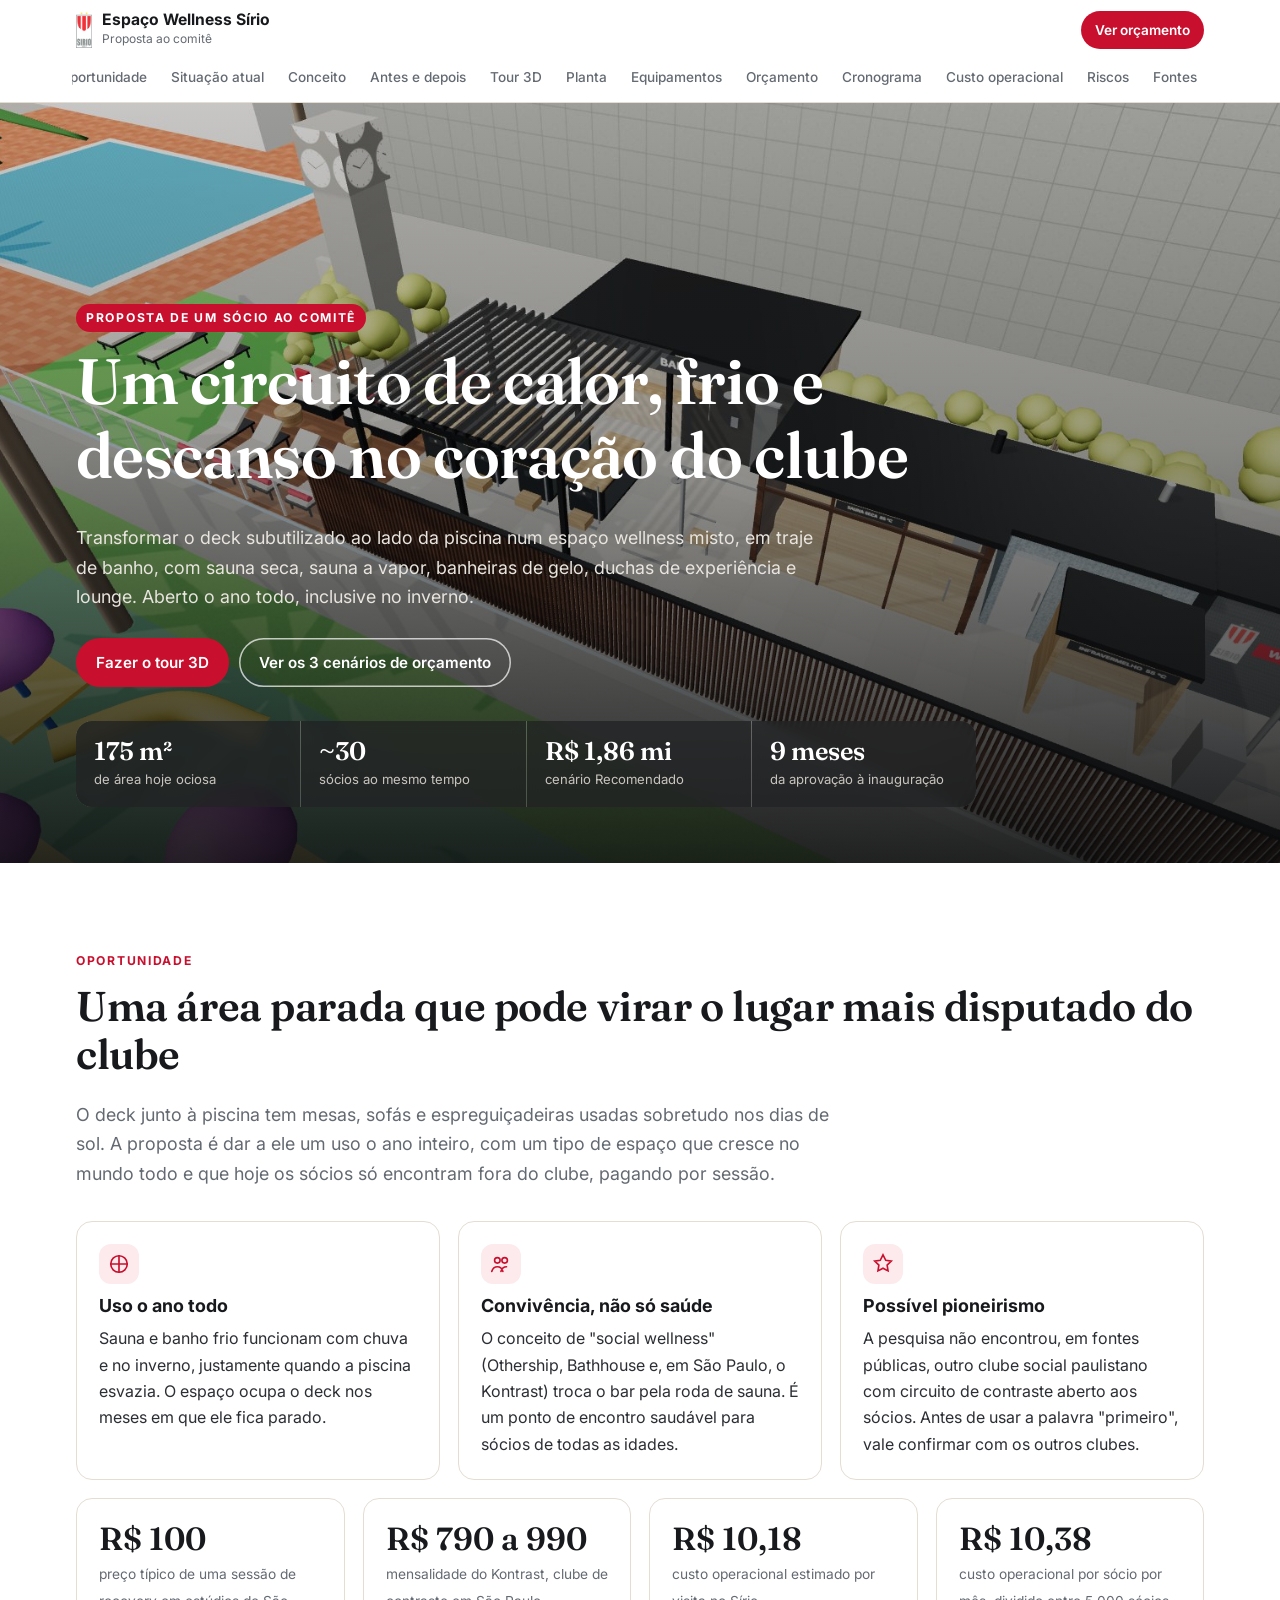
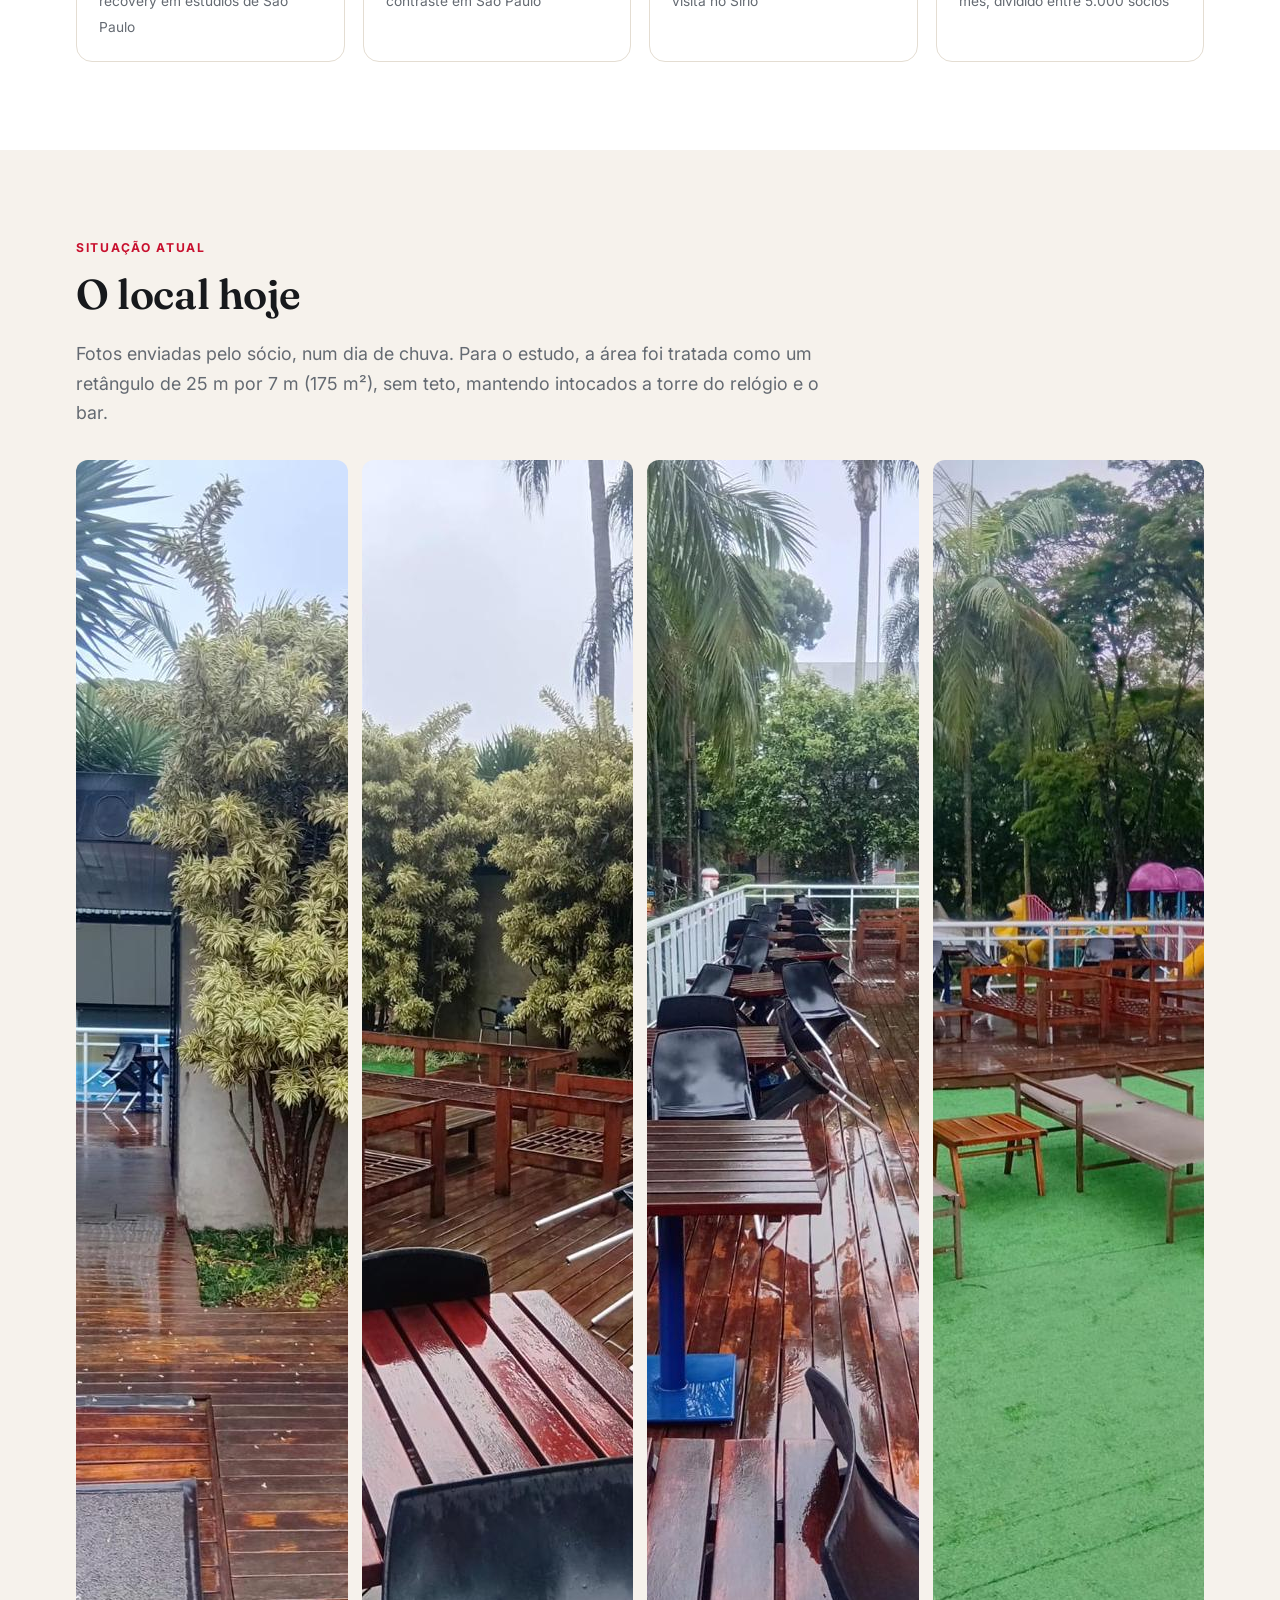
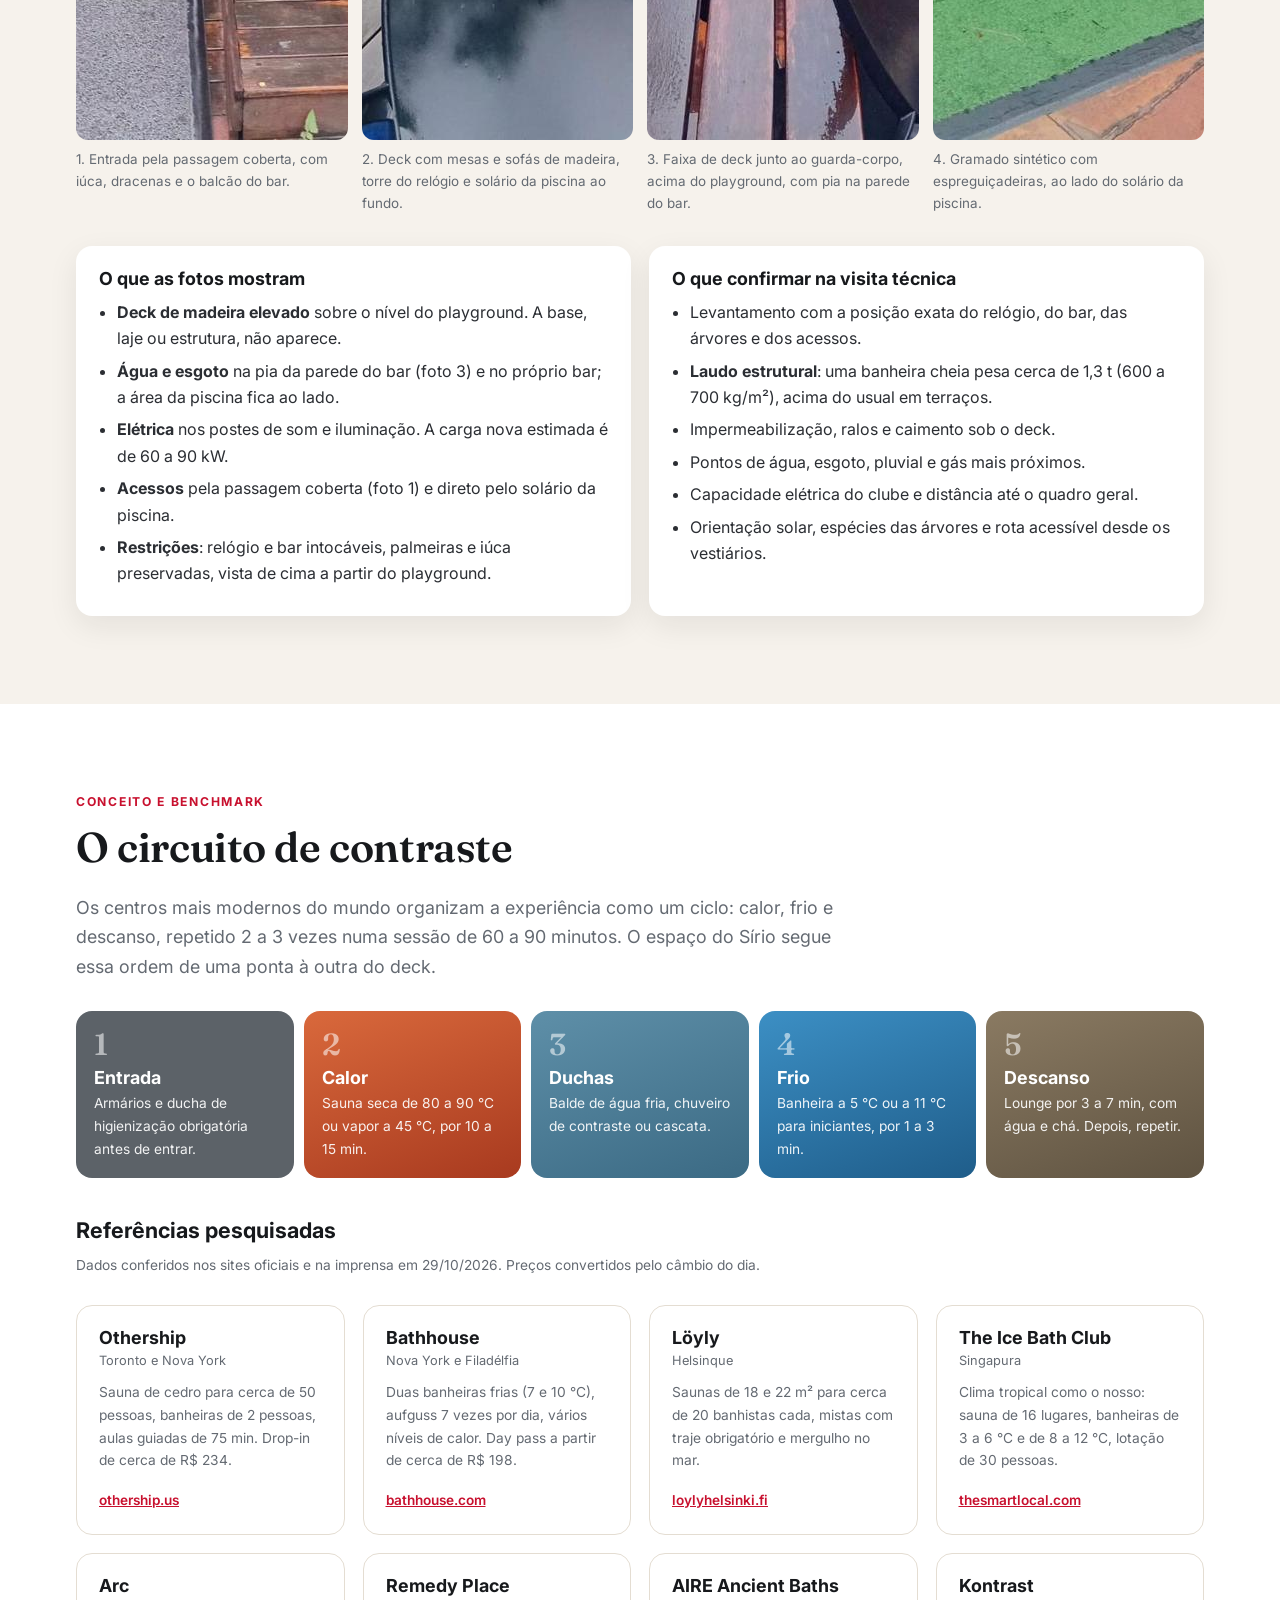
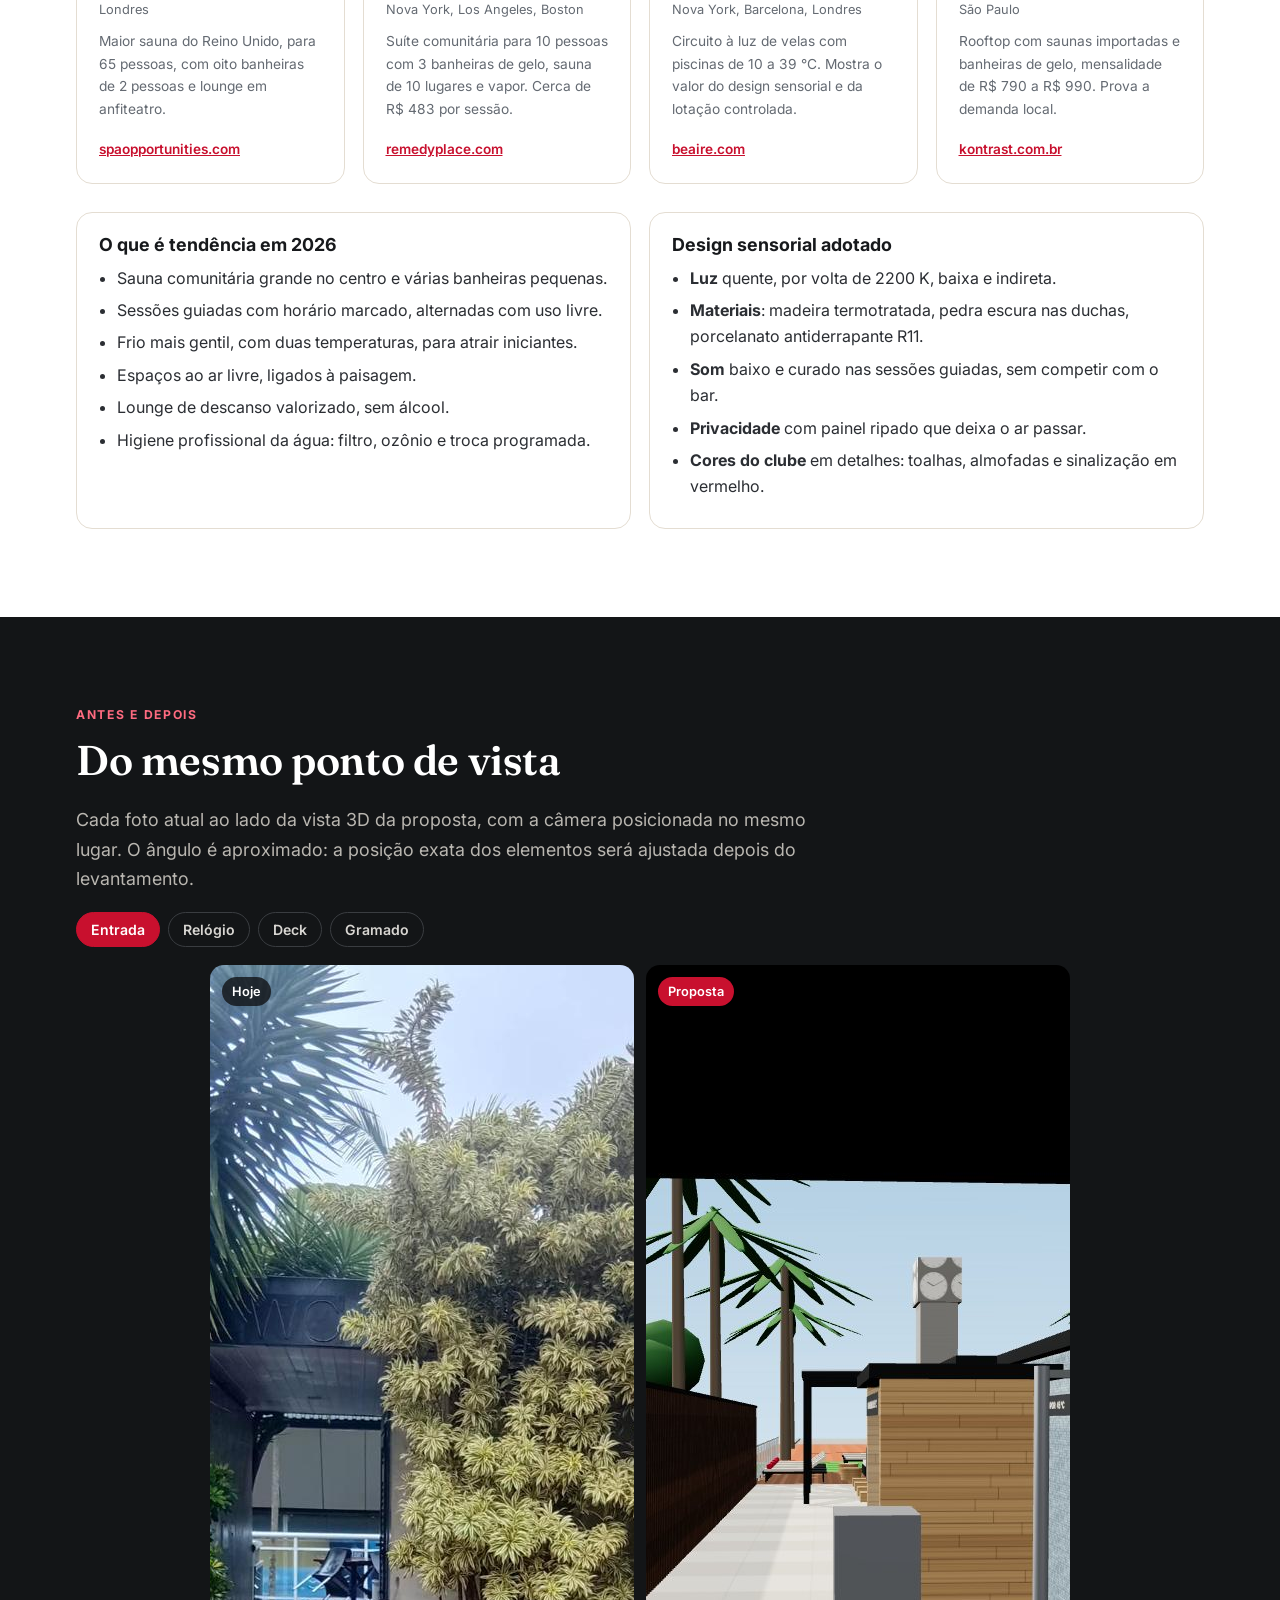
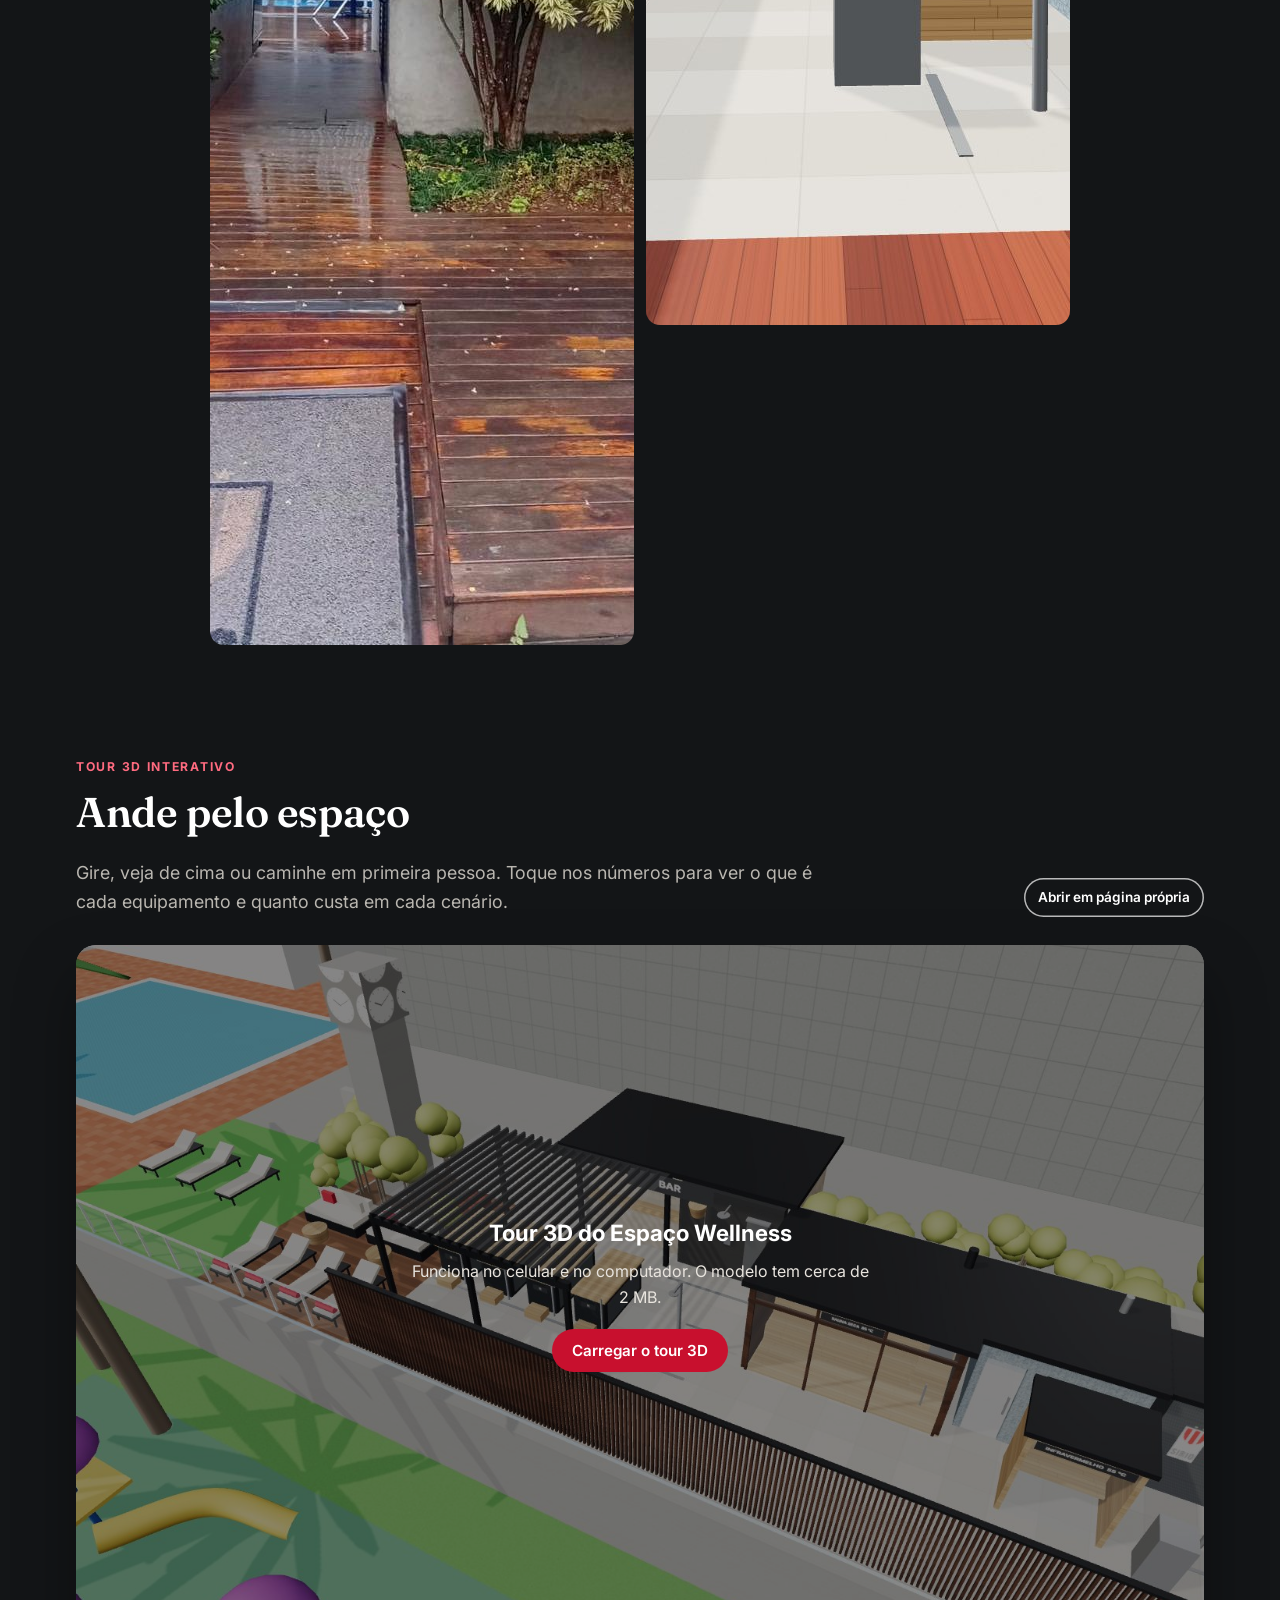
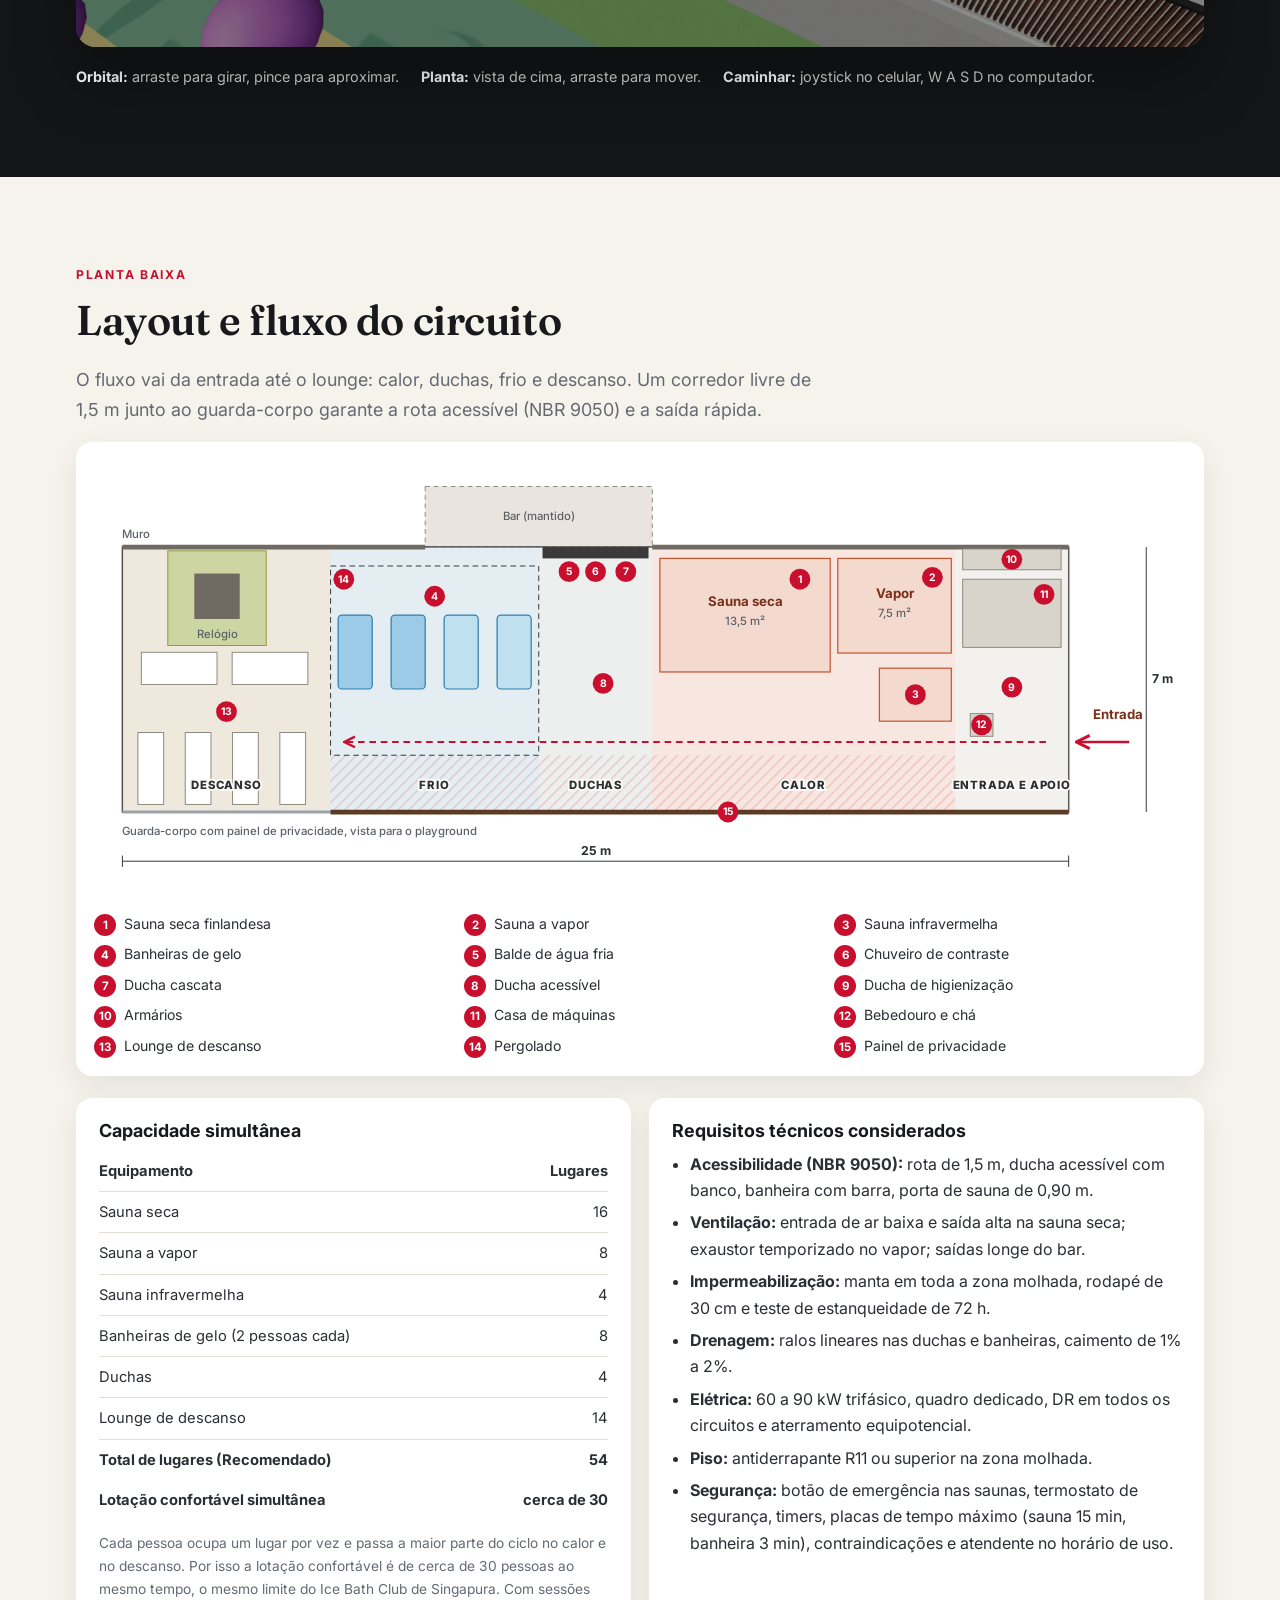
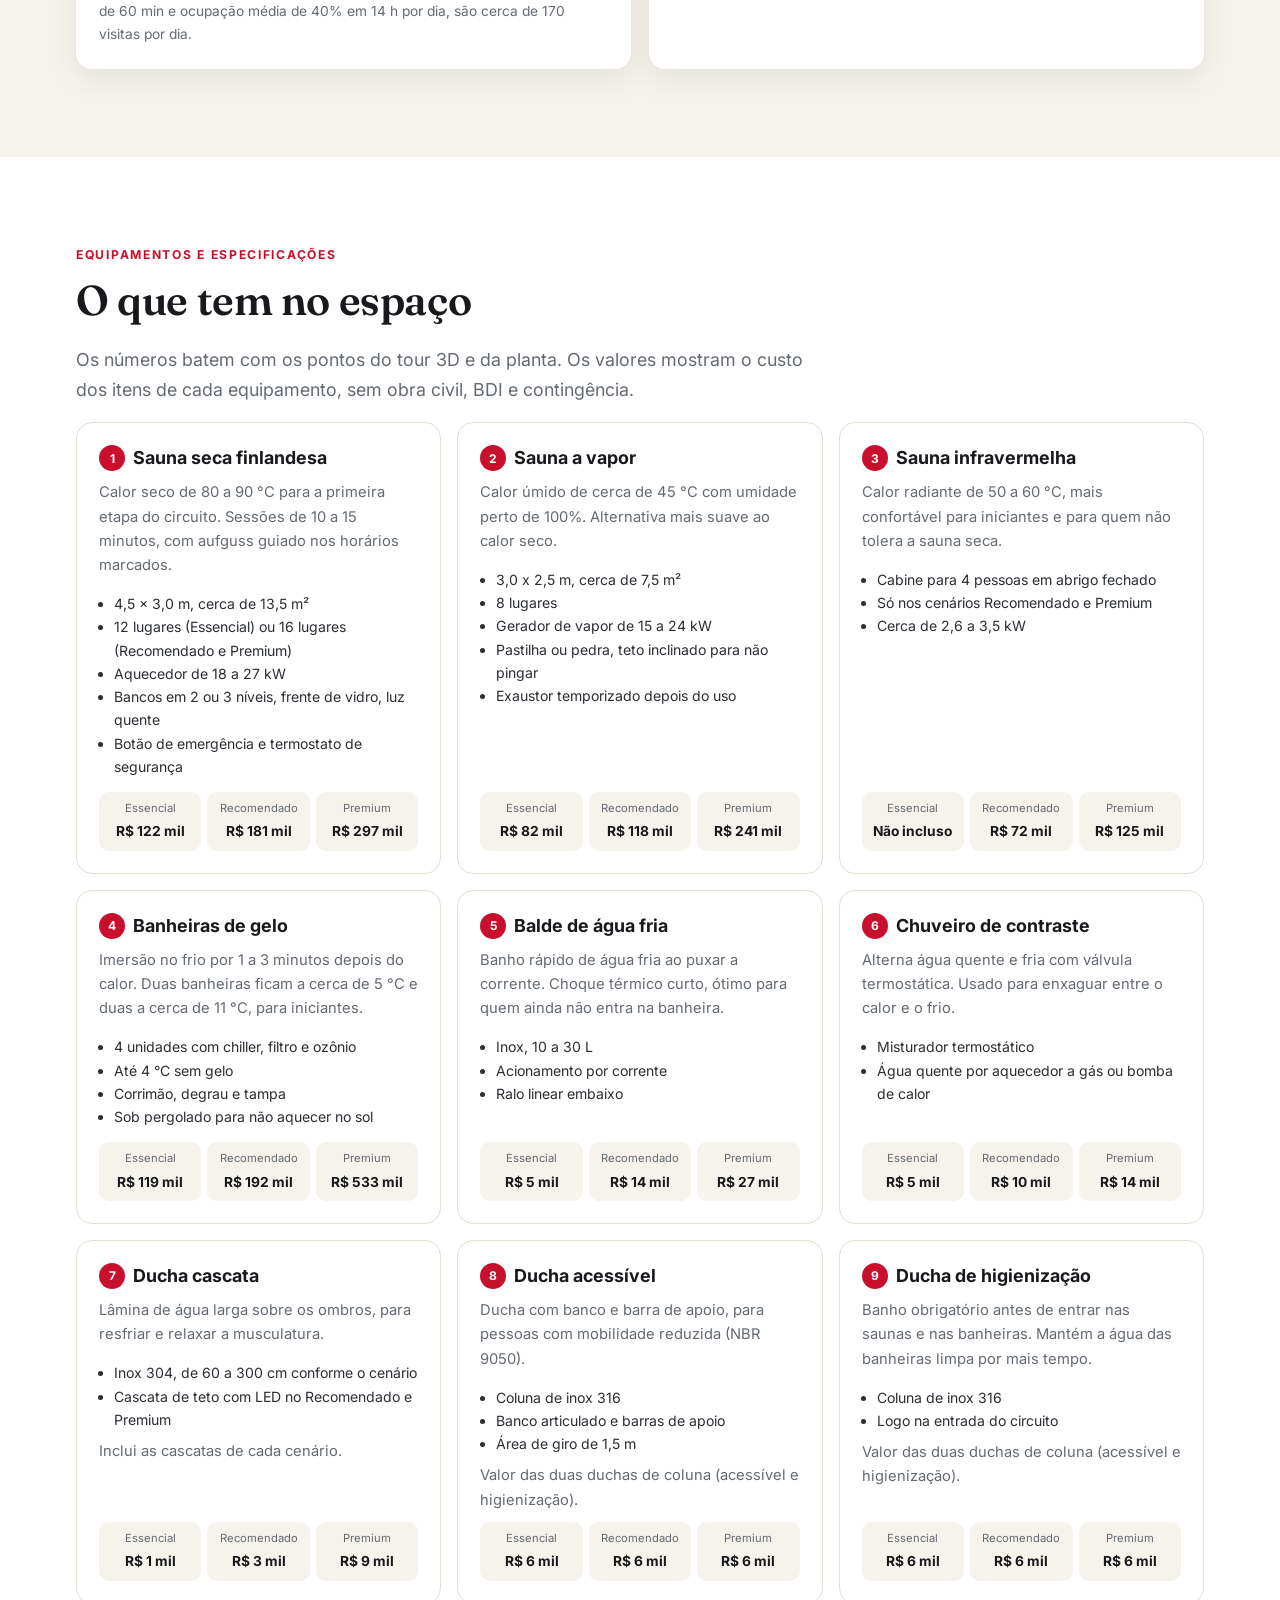
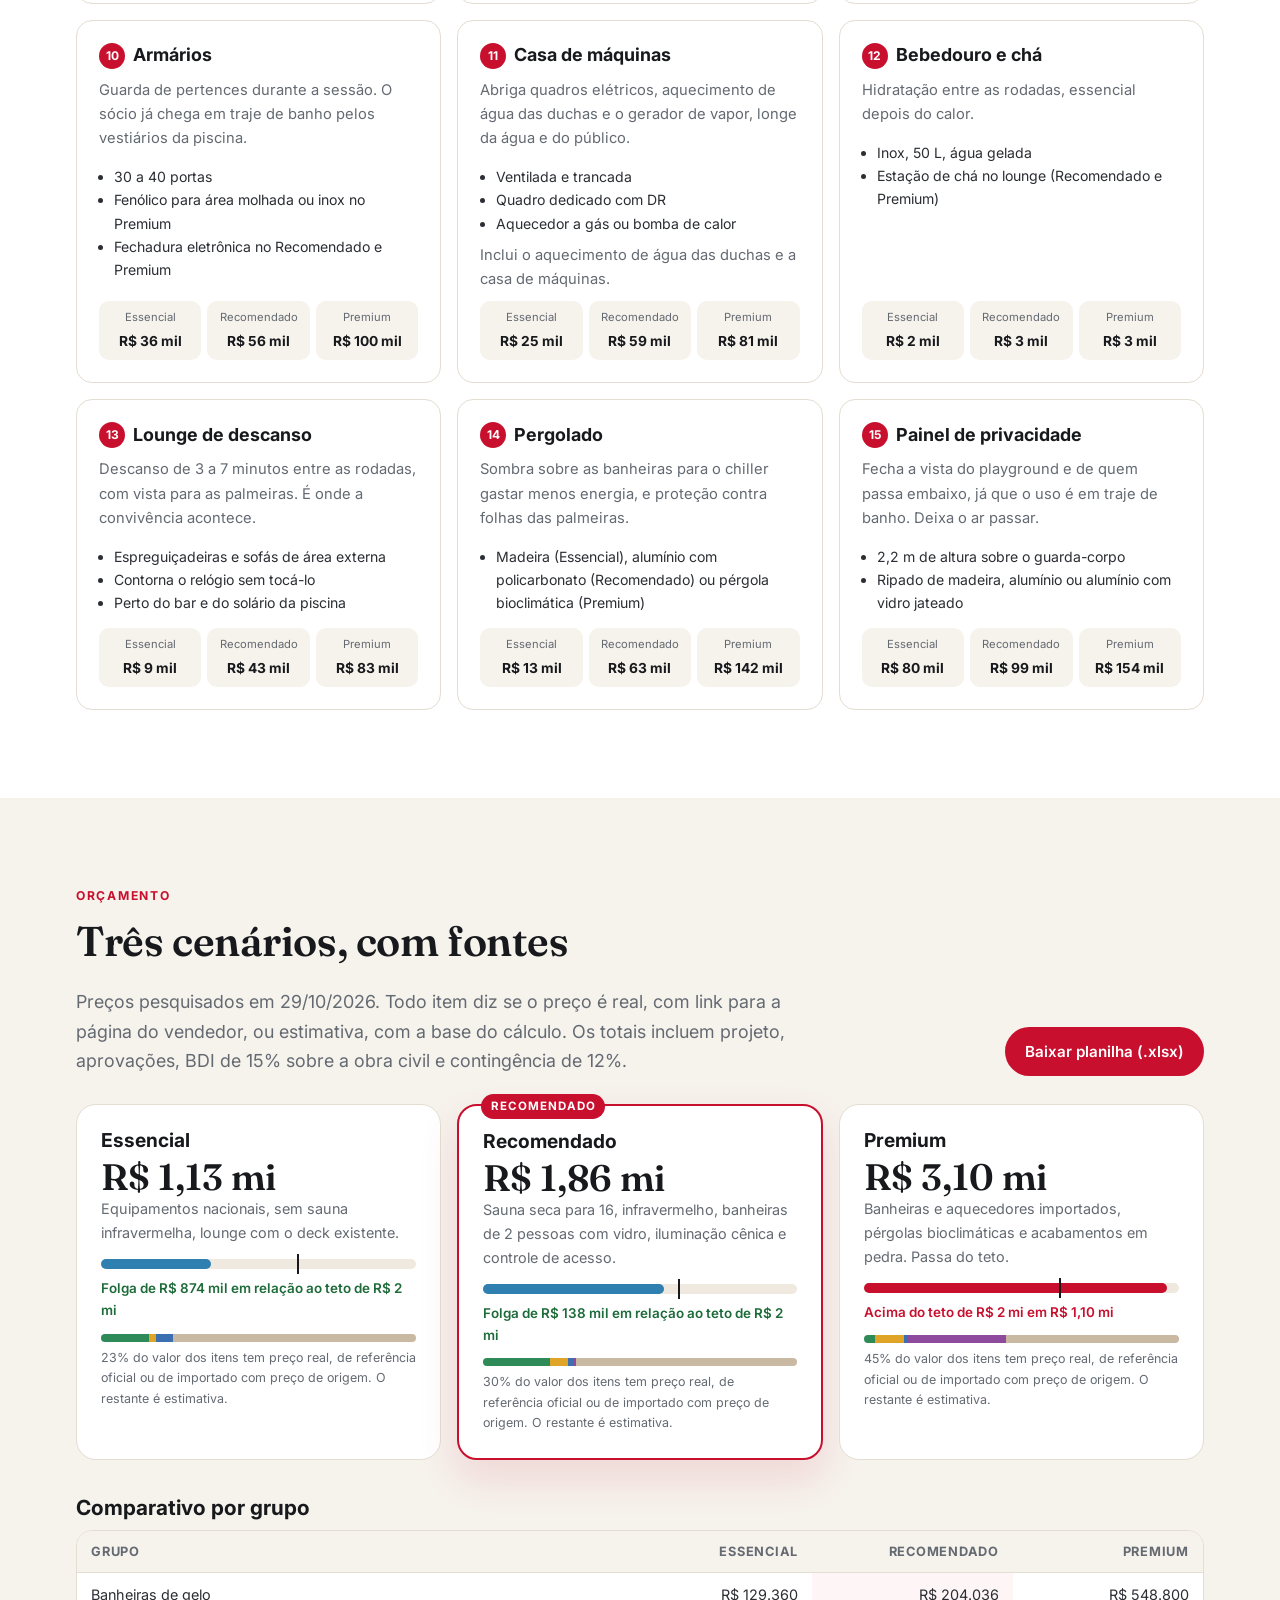
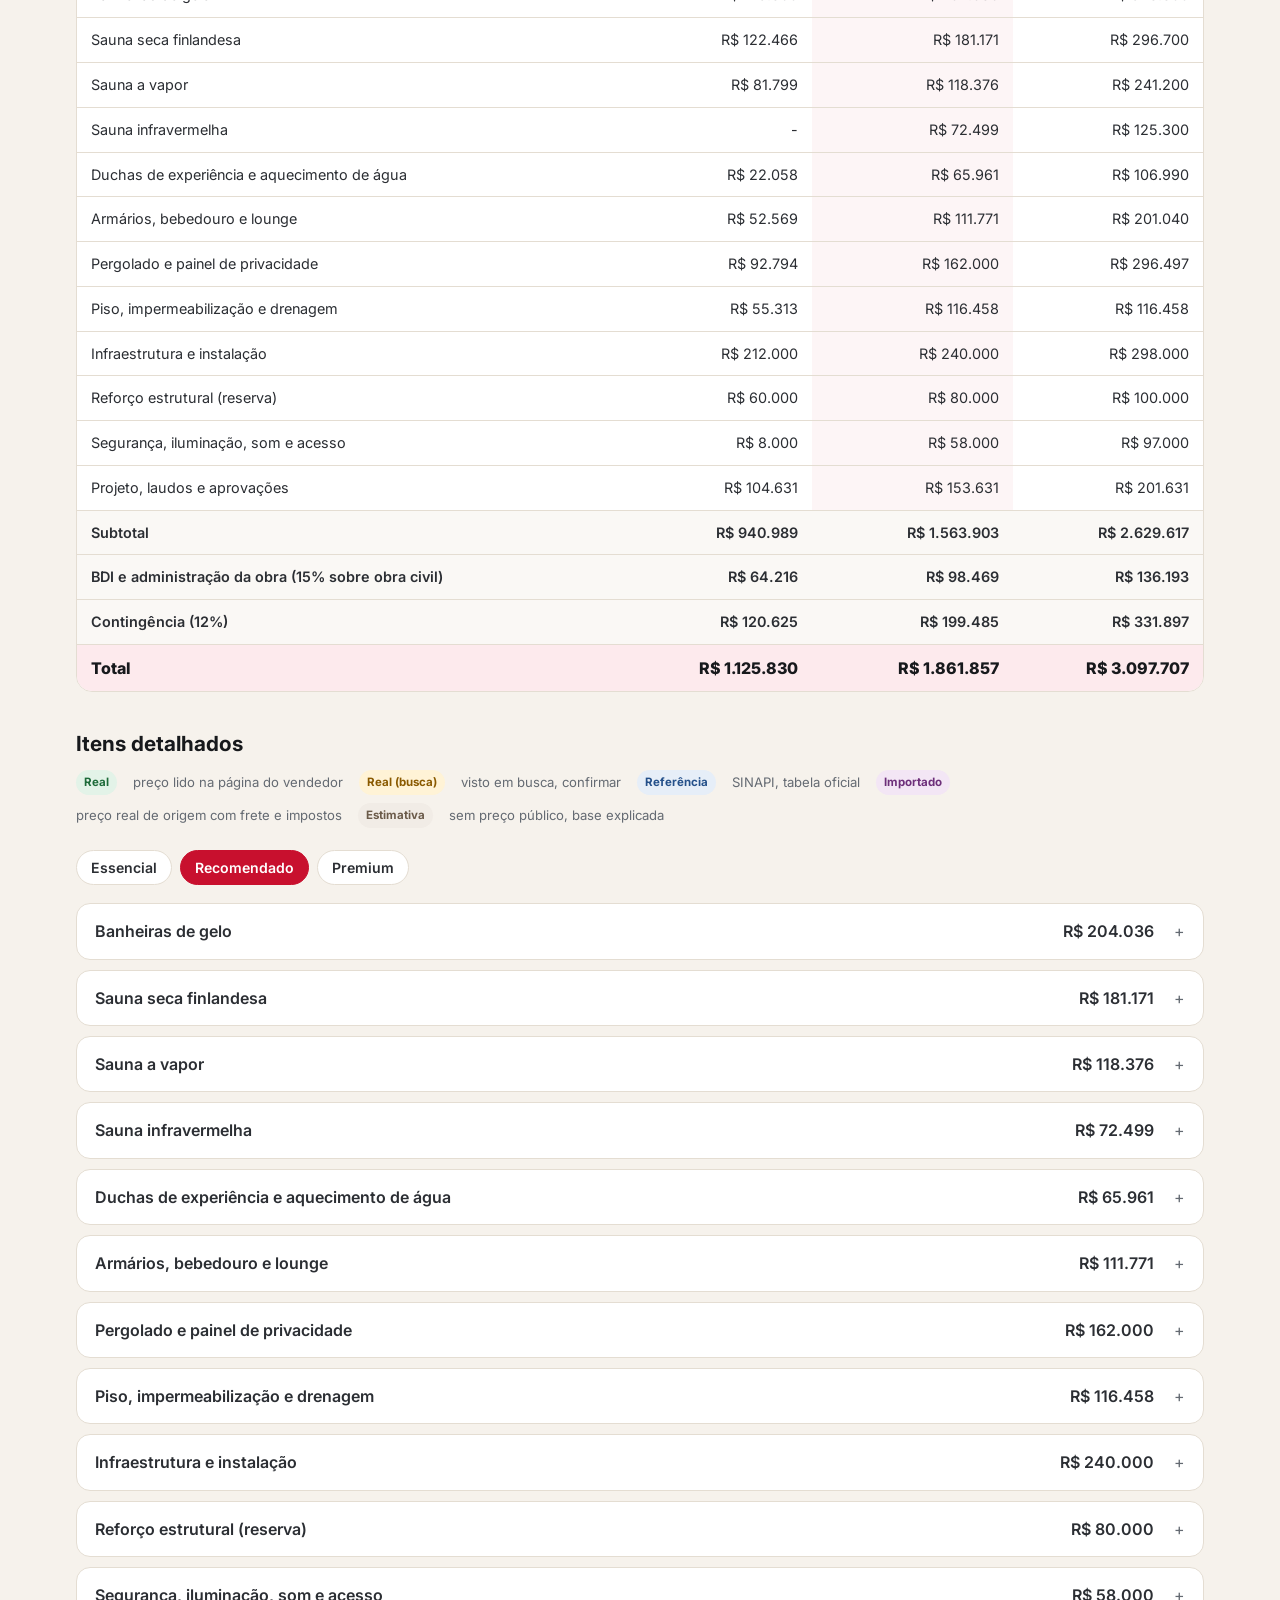
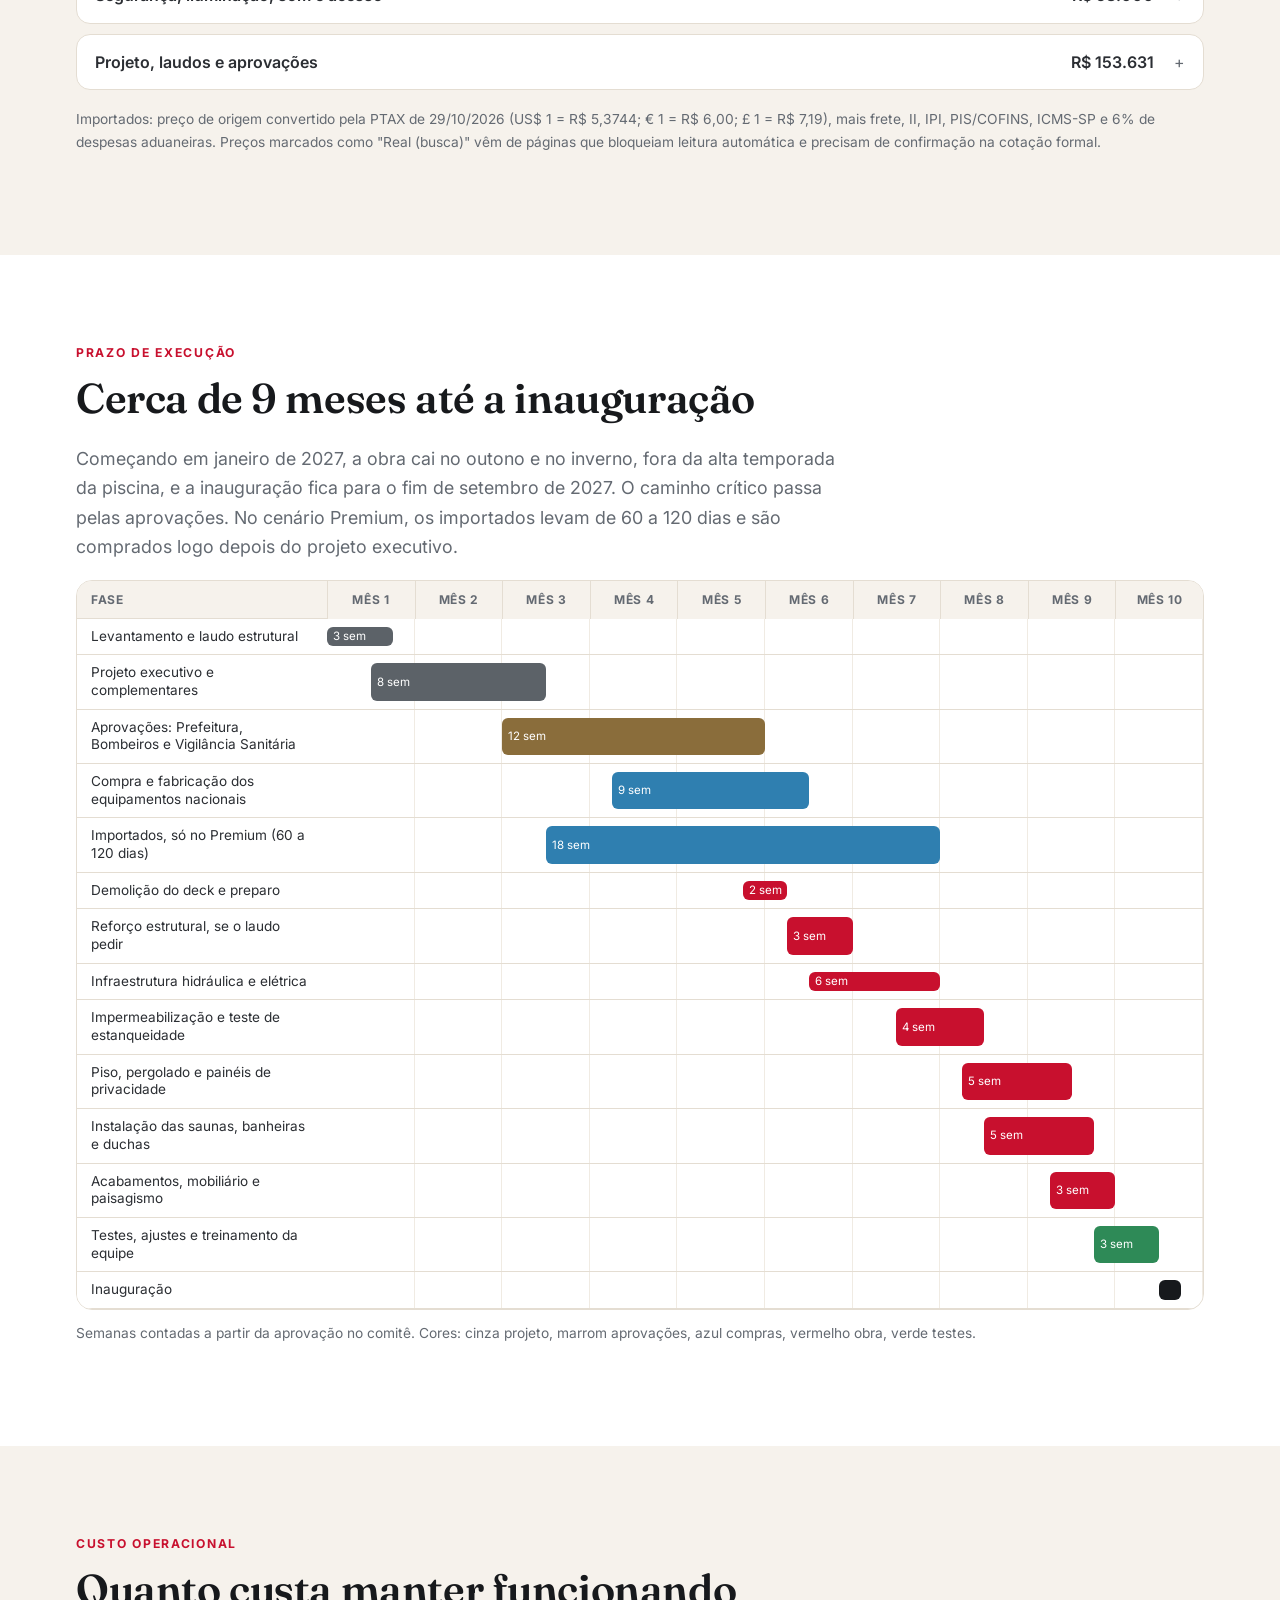
<file: index.html>
<!doctype html>
<html lang="pt-BR">
<head>
  <meta charset="utf-8">
  <meta name="viewport" content="width=device-width, initial-scale=1, viewport-fit=cover">
  <title>Espaço Wellness Sírio · Proposta ao comitê</title>
  <meta name="description" content="Proposta de um circuito de sauna, banheiras de gelo e descanso no deck da piscina do Esporte Clube Sírio: conceito, tour 3D, planta, orçamento em 3 cenários e cronograma.">
  <meta property="og:title" content="Espaço Wellness Sírio">
  <meta property="og:description" content="Circuito de calor, frio e descanso para os sócios. Tour 3D, orçamento e cronograma.">
  <meta property="og:image" content="img/render/capa.jpg">
  <meta name="theme-color" content="#c8102e">
  <link rel="icon" href="img/logo-sirio.png">
  <link rel="preconnect" href="https://fonts.googleapis.com">
  <link rel="preconnect" href="https://fonts.gstatic.com" crossorigin>
  <link href="https://fonts.googleapis.com/css2?family=Fraunces:opsz,wght@9..144,500;9..144,600&family=Inter:wght@400;500;600;700;800&display=swap" rel="stylesheet">
  <link rel="stylesheet" href="css/site.css">
</head>
<body>

<header class="topo">
  <div class="wrap">
    <div class="topo-linha">
      <a class="marca" href="#inicio">
        <img src="img/logo-sirio.png" alt="Esporte Clube Sírio" width="16" height="36">
        <div><strong>Espaço Wellness Sírio</strong><span>Proposta ao comitê</span></div>
      </a>
      <a class="botao pequeno cta-topo" href="#orcamento">Ver orçamento</a>
    </div>
    <nav class="menu" aria-label="Seções">
      <a href="#oportunidade">Oportunidade</a>
      <a href="#situacao">Situação atual</a>
      <a href="#conceito">Conceito</a>
      <a href="#antes-depois">Antes e depois</a>
      <a href="#tour">Tour 3D</a>
      <a href="#planta">Planta</a>
      <a href="#equipamentos">Equipamentos</a>
      <a href="#orcamento">Orçamento</a>
      <a href="#cronograma">Cronograma</a>
      <a href="#operacional">Custo operacional</a>
      <a href="#riscos">Riscos</a>
      <a href="#fontes">Fontes</a>
    </nav>
  </div>
</header>

<main>

<section class="capa" id="inicio" style="background-image: url('img/render/capa.jpg')">
  <div class="wrap">
    <div class="olho">Proposta de um sócio ao comitê</div>
    <h1>Um circuito de calor, frio e descanso no coração do clube</h1>
    <p class="lead">Transformar o deck subutilizado ao lado da piscina num espaço wellness misto, em traje de banho, com sauna seca, sauna a vapor, banheiras de gelo, duchas de experiência e lounge. Aberto o ano todo, inclusive no inverno.</p>
    <div class="capa-acoes">
      <a class="botao" href="#tour">Fazer o tour 3D</a>
      <a class="botao contorno" href="#orcamento">Ver os 3 cenários de orçamento</a>
    </div>
    <div class="numeros">
      <div><strong>175 m²</strong><span>de área hoje ociosa</span></div>
      <div><strong>~30</strong><span>sócios ao mesmo tempo</span></div>
      <div><strong data-total="recomendado">R$ 1,86 mi</strong><span>cenário Recomendado</span></div>
      <div><strong>9 meses</strong><span>da aprovação à inauguração</span></div>
    </div>
  </div>
</section>

<!-- ============================================================ OPORTUNIDADE -->
<section id="oportunidade">
  <div class="wrap">
    <div class="olho">Oportunidade</div>
    <h2>Uma área parada que pode virar o lugar mais disputado do clube</h2>
    <p class="lead">O deck junto à piscina tem mesas, sofás e espreguiçadeiras usadas sobretudo nos dias de sol. A proposta é dar a ele um uso o ano inteiro, com um tipo de espaço que cresce no mundo todo e que hoje os sócios só encontram fora do clube, pagando por sessão.</p>
    <div class="grade g3" style="margin-top:32px">
      <div class="cartao">
        <div class="icone"><svg viewBox="0 0 24 24" fill="none" stroke="currentColor" stroke-width="1.8" stroke-linecap="round"><path d="M3 12h18M12 3v18"/><circle cx="12" cy="12" r="9"/></svg></div>
        <h3>Uso o ano todo</h3>
        <p>Sauna e banho frio funcionam com chuva e no inverno, justamente quando a piscina esvazia. O espaço ocupa o deck nos meses em que ele fica parado.</p>
      </div>
      <div class="cartao">
        <div class="icone"><svg viewBox="0 0 24 24" fill="none" stroke="currentColor" stroke-width="1.8" stroke-linecap="round"><circle cx="8" cy="8" r="3"/><circle cx="16" cy="8" r="3"/><path d="M2 20c1-3.5 3.5-5 6-5s5 1.5 6 5M12 20c1-3.5 3.5-5 6-5"/></svg></div>
        <h3>Convivência, não só saúde</h3>
        <p>O conceito de "social wellness" (Othership, Bathhouse e, em São Paulo, o Kontrast) troca o bar pela roda de sauna. É um ponto de encontro saudável para sócios de todas as idades.</p>
      </div>
      <div class="cartao">
        <div class="icone"><svg viewBox="0 0 24 24" fill="none" stroke="currentColor" stroke-width="1.8" stroke-linecap="round"><path d="M12 2l3 6 6 .9-4.5 4.3 1 6.3L12 16.6 6.5 19.5l1-6.3L3 8.9 9 8z"/></svg></div>
        <h3>Possível pioneirismo</h3>
        <p>A pesquisa não encontrou, em fontes públicas, outro clube social paulistano com circuito de contraste aberto aos sócios. Antes de usar a palavra "primeiro", vale confirmar com os outros clubes.</p>
      </div>
    </div>
    <div class="grade g4" style="margin-top:18px">
      <div class="cartao"><span class="destaque">R$ 100</span><span class="nota">preço típico de uma sessão de recovery em estúdios de São Paulo</span></div>
      <div class="cartao"><span class="destaque">R$ 790 a 990</span><span class="nota">mensalidade do Kontrast, clube de contraste em São Paulo</span></div>
      <div class="cartao"><span class="destaque" data-op="por_visita">R$ 10</span><span class="nota">custo operacional estimado por visita no Sírio</span></div>
      <div class="cartao"><span class="destaque" data-op="por_socio_mes">R$ 10</span><span class="nota">custo operacional por sócio por mês, dividido entre 5.000 sócios</span></div>
    </div>
  </div>
</section>

<!-- ============================================================ SITUAÇÃO ATUAL -->
<section id="situacao" class="alt">
  <div class="wrap">
    <div class="olho">Situação atual</div>
    <h2>O local hoje</h2>
    <p class="lead">Fotos enviadas pelo sócio, num dia de chuva. Para o estudo, a área foi tratada como um retângulo de 25 m por 7 m (175 m²), sem teto, mantendo intocados a torre do relógio e o bar.</p>
    <div class="fotos">
      <figure><img src="img/atual/01-entrada.jpg" alt="Passarela de deck sob marquise, com iúca à esquerda e dracenas à direita" loading="lazy" width="960" height="1280"><figcaption>1. Entrada pela passagem coberta, com iúca, dracenas e o balcão do bar.</figcaption></figure>
      <figure><img src="img/atual/02-deck-relogio.jpg" alt="Deck com mesas, sofás de madeira e a torre do relógio" loading="lazy" width="960" height="1280"><figcaption>2. Deck com mesas e sofás de madeira, torre do relógio e solário da piscina ao fundo.</figcaption></figure>
      <figure><img src="img/atual/03-deck-mirante.jpg" alt="Faixa de deck ao longo do guarda-corpo com vista para o playground" loading="lazy" width="960" height="1280"><figcaption>3. Faixa de deck junto ao guarda-corpo, acima do playground, com pia na parede do bar.</figcaption></figure>
      <figure><img src="img/atual/04-gramado.jpg" alt="Gramado sintético com espreguiçadeiras e deck ao fundo" loading="lazy" width="960" height="1280"><figcaption>4. Gramado sintético com espreguiçadeiras, ao lado do solário da piscina.</figcaption></figure>
    </div>
    <div class="grade g2">
      <div class="cartao">
        <h3>O que as fotos mostram</h3>
        <ul class="lista">
          <li><b>Deck de madeira elevado</b> sobre o nível do playground. A base, laje ou estrutura, não aparece.</li>
          <li><b>Água e esgoto</b> na pia da parede do bar (foto 3) e no próprio bar; a área da piscina fica ao lado.</li>
          <li><b>Elétrica</b> nos postes de som e iluminação. A carga nova estimada é de 60 a 90 kW.</li>
          <li><b>Acessos</b> pela passagem coberta (foto 1) e direto pelo solário da piscina.</li>
          <li><b>Restrições</b>: relógio e bar intocáveis, palmeiras e iúca preservadas, vista de cima a partir do playground.</li>
        </ul>
      </div>
      <div class="cartao">
        <h3>O que confirmar na visita técnica</h3>
        <ul class="lista">
          <li>Levantamento com a posição exata do relógio, do bar, das árvores e dos acessos.</li>
          <li><b>Laudo estrutural</b>: uma banheira cheia pesa cerca de 1,3 t (600 a 700 kg/m²), acima do usual em terraços.</li>
          <li>Impermeabilização, ralos e caimento sob o deck.</li>
          <li>Pontos de água, esgoto, pluvial e gás mais próximos.</li>
          <li>Capacidade elétrica do clube e distância até o quadro geral.</li>
          <li>Orientação solar, espécies das árvores e rota acessível desde os vestiários.</li>
        </ul>
      </div>
    </div>
  </div>
</section>

<!-- ============================================================ CONCEITO E BENCHMARK -->
<section id="conceito">
  <div class="wrap">
    <div class="olho">Conceito e benchmark</div>
    <h2>O circuito de contraste</h2>
    <p class="lead">Os centros mais modernos do mundo organizam a experiência como um ciclo: calor, frio e descanso, repetido 2 a 3 vezes numa sessão de 60 a 90 minutos. O espaço do Sírio segue essa ordem de uma ponta à outra do deck.</p>
    <div class="circuito">
      <div class="etapa neutra"><h3>Entrada</h3><p>Armários e ducha de higienização obrigatória antes de entrar.</p></div>
      <div class="etapa quente"><h3>Calor</h3><p>Sauna seca de 80 a 90 °C ou vapor a 45 °C, por 10 a 15 min.</p></div>
      <div class="etapa agua"><h3>Duchas</h3><p>Balde de água fria, chuveiro de contraste ou cascata.</p></div>
      <div class="etapa fria"><h3>Frio</h3><p>Banheira a 5 °C ou a 11 °C para iniciantes, por 1 a 3 min.</p></div>
      <div class="etapa descanso"><h3>Descanso</h3><p>Lounge por 3 a 7 min, com água e chá. Depois, repetir.</p></div>
    </div>

    <div class="bloco-titulo">
      <div>
        <h3 style="font-size:1.35rem">Referências pesquisadas</h3>
        <p class="nota" style="margin:0">Dados conferidos nos sites oficiais e na imprensa em 29/10/2026. Preços convertidos pelo câmbio do dia.</p>
      </div>
    </div>
    <div class="grade g4 referencias">
      <div class="cartao"><h3>Othership</h3><span class="local">Toronto e Nova York</span><p class="nota">Sauna de cedro para cerca de 50 pessoas, banheiras de 2 pessoas, aulas guiadas de 75 min. Drop-in de cerca de R$ 234.</p><a href="https://www.othership.us" target="_blank" rel="noopener">othership.us</a></div>
      <div class="cartao"><h3>Bathhouse</h3><span class="local">Nova York e Filadélfia</span><p class="nota">Duas banheiras frias (7 e 10 °C), aufguss 7 vezes por dia, vários níveis de calor. Day pass a partir de cerca de R$ 198.</p><a href="https://bathhouse.com" target="_blank" rel="noopener">bathhouse.com</a></div>
      <div class="cartao"><h3>Löyly</h3><span class="local">Helsinque</span><p class="nota">Saunas de 18 e 22 m² para cerca de 20 banhistas cada, mistas com traje obrigatório e mergulho no mar.</p><a href="https://www.loylyhelsinki.fi" target="_blank" rel="noopener">loylyhelsinki.fi</a></div>
      <div class="cartao"><h3>The Ice Bath Club</h3><span class="local">Singapura</span><p class="nota">Clima tropical como o nosso: sauna de 16 lugares, banheiras de 3 a 6 °C e de 8 a 12 °C, lotação de 30 pessoas.</p><a href="https://thesmartlocal.com/read/the-ice-bath-club-singapore/" target="_blank" rel="noopener">thesmartlocal.com</a></div>
      <div class="cartao"><h3>Arc</h3><span class="local">Londres</span><p class="nota">Maior sauna do Reino Unido, para 65 pessoas, com oito banheiras de 2 pessoas e lounge em anfiteatro.</p><a href="https://www.spaopportunities.com/spa-news/Arc-unveils-flagship-communal-contrast-therapy-club-in-Canary-Wharf-second-London-site-set-for-2025/354979" target="_blank" rel="noopener">spaopportunities.com</a></div>
      <div class="cartao"><h3>Remedy Place</h3><span class="local">Nova York, Los Angeles, Boston</span><p class="nota">Suíte comunitária para 10 pessoas com 3 banheiras de gelo, sauna de 10 lugares e vapor. Cerca de R$ 483 por sessão.</p><a href="https://www.remedyplace.com" target="_blank" rel="noopener">remedyplace.com</a></div>
      <div class="cartao"><h3>AIRE Ancient Baths</h3><span class="local">Nova York, Barcelona, Londres</span><p class="nota">Circuito à luz de velas com piscinas de 10 a 39 °C. Mostra o valor do design sensorial e da lotação controlada.</p><a href="https://beaire.com" target="_blank" rel="noopener">beaire.com</a></div>
      <div class="cartao"><h3>Kontrast</h3><span class="local">São Paulo</span><p class="nota">Rooftop com saunas importadas e banheiras de gelo, mensalidade de R$ 790 a R$ 990. Prova a demanda local.</p><a href="https://kontrast.com.br" target="_blank" rel="noopener">kontrast.com.br</a></div>
    </div>

    <div class="grade g2" style="margin-top:28px">
      <div class="cartao">
        <h3>O que é tendência em 2026</h3>
        <ul class="lista">
          <li>Sauna comunitária grande no centro e várias banheiras pequenas.</li>
          <li>Sessões guiadas com horário marcado, alternadas com uso livre.</li>
          <li>Frio mais gentil, com duas temperaturas, para atrair iniciantes.</li>
          <li>Espaços ao ar livre, ligados à paisagem.</li>
          <li>Lounge de descanso valorizado, sem álcool.</li>
          <li>Higiene profissional da água: filtro, ozônio e troca programada.</li>
        </ul>
      </div>
      <div class="cartao">
        <h3>Design sensorial adotado</h3>
        <ul class="lista">
          <li><b>Luz</b> quente, por volta de 2200 K, baixa e indireta.</li>
          <li><b>Materiais</b>: madeira termotratada, pedra escura nas duchas, porcelanato antiderrapante R11.</li>
          <li><b>Som</b> baixo e curado nas sessões guiadas, sem competir com o bar.</li>
          <li><b>Privacidade</b> com painel ripado que deixa o ar passar.</li>
          <li><b>Cores do clube</b> em detalhes: toalhas, almofadas e sinalização em vermelho.</li>
        </ul>
      </div>
    </div>
  </div>
</section>

<!-- ============================================================ ANTES E DEPOIS -->
<section id="antes-depois" class="escuro">
  <div class="wrap">
    <div class="olho">Antes e depois</div>
    <h2>Do mesmo ponto de vista</h2>
    <p class="lead">Cada foto atual ao lado da vista 3D da proposta, com a câmera posicionada no mesmo lugar. O ângulo é aproximado: a posição exata dos elementos será ajustada depois do levantamento.</p>
    <div class="abas" role="tablist" id="abas-ad">
      <button role="tab" aria-selected="true" data-foto="1">Entrada</button>
      <button role="tab" aria-selected="false" data-foto="2">Relógio</button>
      <button role="tab" aria-selected="false" data-foto="3">Deck</button>
      <button role="tab" aria-selected="false" data-foto="4">Gramado</button>
    </div>
    <div class="comparacao">
      <figure><img id="ad-antes" src="img/atual/01-entrada.jpg" alt="Foto atual" width="960" height="1280"><figcaption>Hoje</figcaption></figure>
      <figure class="depois"><img id="ad-depois" src="img/render/foto1.jpg" alt="Vista 3D da proposta no mesmo ângulo" width="720" height="960"><figcaption>Proposta</figcaption></figure>
    </div>
  </div>
</section>

<!-- ============================================================ TOUR 3D -->
<section id="tour" class="escuro" style="padding-top:24px">
  <div class="wrap">
    <div class="bloco-titulo">
      <div>
        <div class="olho">Tour 3D interativo</div>
        <h2>Ande pelo espaço</h2>
        <p class="lead" style="margin:0">Gire, veja de cima ou caminhe em primeira pessoa. Toque nos números para ver o que é cada equipamento e quanto custa em cada cenário.</p>
      </div>
      <a class="botao contorno pequeno" href="3d/" target="_blank" rel="noopener">Abrir em página própria</a>
    </div>
    <div class="tour-moldura" id="tour-moldura">
      <div class="tour-capa" id="tour-capa" style="background-image:url('img/render/capa.jpg')">
        <div>
          <h3 style="color:#fff;font-size:1.4rem">Tour 3D do Espaço Wellness</h3>
          <p>Funciona no celular e no computador. O modelo tem cerca de 2 MB.</p>
          <button class="botao" type="button" id="tour-carregar">Carregar o tour 3D</button>
        </div>
      </div>
    </div>
    <div class="tour-modos">
      <span><b>Orbital:</b> arraste para girar, pince para aproximar.</span>
      <span><b>Planta:</b> vista de cima, arraste para mover.</span>
      <span><b>Caminhar:</b> joystick no celular, W A S D no computador.</span>
    </div>
  </div>
</section>

<!-- ============================================================ PLANTA -->
<section id="planta" class="alt">
  <div class="wrap">
    <div class="olho">Planta baixa</div>
    <h2>Layout e fluxo do circuito</h2>
    <p class="lead">O fluxo vai da entrada até o lounge: calor, duchas, frio e descanso. Um corredor livre de 1,5 m junto ao guarda-corpo garante a rota acessível (NBR 9050) e a saída rápida.</p>
    <div class="planta-caixa">
      <div id="planta-h"></div>
      <div id="planta-v"></div>
      <ol class="legenda" id="legenda-planta"></ol>
    </div>
    <div class="grade g2" style="margin-top:22px">
      <div class="cartao">
        <h3>Capacidade simultânea</h3>
        <table class="tabela-cap" id="capacidade"></table>
        <p class="nota" style="margin-top:12px">Cada pessoa ocupa um lugar por vez e passa a maior parte do ciclo no calor e no descanso. Por isso a lotação confortável é de cerca de 30 pessoas ao mesmo tempo, o mesmo limite do Ice Bath Club de Singapura. Com sessões de 60 min e ocupação média de 40% em 14 h por dia, são cerca de 170 visitas por dia.</p>
      </div>
      <div class="cartao">
        <h3>Requisitos técnicos considerados</h3>
        <ul class="lista">
          <li><b>Acessibilidade (NBR 9050):</b> rota de 1,5 m, ducha acessível com banco, banheira com barra, porta de sauna de 0,90 m.</li>
          <li><b>Ventilação:</b> entrada de ar baixa e saída alta na sauna seca; exaustor temporizado no vapor; saídas longe do bar.</li>
          <li><b>Impermeabilização:</b> manta em toda a zona molhada, rodapé de 30 cm e teste de estanqueidade de 72 h.</li>
          <li><b>Drenagem:</b> ralos lineares nas duchas e banheiras, caimento de 1% a 2%.</li>
          <li><b>Elétrica:</b> 60 a 90 kW trifásico, quadro dedicado, DR em todos os circuitos e aterramento equipotencial.</li>
          <li><b>Piso:</b> antiderrapante R11 ou superior na zona molhada.</li>
          <li><b>Segurança:</b> botão de emergência nas saunas, termostato de segurança, timers, placas de tempo máximo (sauna 15 min, banheira 3 min), contraindicações e atendente no horário de uso.</li>
        </ul>
      </div>
    </div>
  </div>
</section>

<!-- ============================================================ EQUIPAMENTOS -->
<section id="equipamentos">
  <div class="wrap">
    <div class="olho">Equipamentos e especificações</div>
    <h2>O que tem no espaço</h2>
    <p class="lead">Os números batem com os pontos do tour 3D e da planta. Os valores mostram o custo dos itens de cada equipamento, sem obra civil, BDI e contingência.</p>
    <div class="equip" id="lista-equip"></div>
  </div>
</section>

<!-- ============================================================ ORÇAMENTO -->
<section id="orcamento" class="alt">
  <div class="wrap">
    <div class="bloco-titulo">
      <div>
        <div class="olho">Orçamento</div>
        <h2>Três cenários, com fontes</h2>
        <p class="lead" style="margin:0">Preços pesquisados em 29/10/2026. Todo item diz se o preço é real, com link para a página do vendedor, ou estimativa, com a base do cálculo. Os totais incluem projeto, aprovações, BDI de 15% sobre a obra civil e contingência de 12%.</p>
      </div>
      <a class="botao" href="orcamento-wellness-sirio.xlsx" download>Baixar planilha (.xlsx)</a>
    </div>
    <div class="cenarios" id="cenarios"></div>

    <h3 style="font-size:1.3rem">Comparativo por grupo</h3>
    <div class="tabela-rolagem"><table class="tabela" id="tabela-grupos"></table></div>

    <h3 style="font-size:1.3rem;margin-top:40px">Itens detalhados</h3>
    <div class="legenda-tipos">
      <span class="selo real">Real</span> preço lido na página do vendedor
      <span class="selo busca">Real (busca)</span> visto em busca, confirmar
      <span class="selo ref">Referência</span> SINAPI, tabela oficial
      <span class="selo int">Importado</span> preço real de origem com frete e impostos
      <span class="selo est">Estimativa</span> sem preço público, base explicada
    </div>
    <div class="abas" role="tablist" id="abas-itens"></div>
    <div id="itens-lista"></div>
    <p class="nota" style="margin-top:18px">Importados: preço de origem convertido pela PTAX de 29/10/2026 (US$ 1 = R$ 5,3744; € 1 = R$ 6,00; £ 1 = R$ 7,19), mais frete, II, IPI, PIS/COFINS, ICMS-SP e 6% de despesas aduaneiras. Preços marcados como "Real (busca)" vêm de páginas que bloqueiam leitura automática e precisam de confirmação na cotação formal.</p>
  </div>
</section>

<!-- ============================================================ CRONOGRAMA -->
<section id="cronograma">
  <div class="wrap">
    <div class="olho">Prazo de execução</div>
    <h2>Cerca de 9 meses até a inauguração</h2>
    <p class="lead">Começando em janeiro de 2027, a obra cai no outono e no inverno, fora da alta temporada da piscina, e a inauguração fica para o fim de setembro de 2027. O caminho crítico passa pelas aprovações. No cenário Premium, os importados levam de 60 a 120 dias e são comprados logo depois do projeto executivo.</p>
    <div class="gantt" id="gantt"></div>
    <p class="nota" style="margin-top:12px">Semanas contadas a partir da aprovação no comitê. Cores: cinza projeto, marrom aprovações, azul compras, vermelho obra, verde testes.</p>
  </div>
</section>

<!-- ============================================================ CUSTO OPERACIONAL -->
<section id="operacional" class="alt">
  <div class="wrap">
    <div class="olho">Custo operacional</div>
    <h2>Quanto custa manter funcionando</h2>
    <p class="lead">Estimativa mensal para o cenário Recomendado, aberto 14 h por dia, todos os dias. Os maiores custos são as pessoas (atendente e limpeza), a água das duchas e a energia das saunas.</p>
    <div id="operacional-conteudo"></div>
  </div>
</section>

<!-- ============================================================ RISCOS -->
<section id="riscos">
  <div class="wrap">
    <div class="olho">Riscos e próximos passos</div>
    <h2>O que pode dar errado e como evitar</h2>
    <div class="grade g2" style="margin-top:28px;align-items:start">
      <div>
        <div class="risco"><h3>Estrutura do deck não suportar a carga</h3><span class="nivel alto">Alto</span><p style="margin:0">Laudo estrutural antes de qualquer compra. Reserva de R$ 60 mil a R$ 100 mil para reforço já está no orçamento. Se for preciso, as banheiras vão para a parte apoiada no solo.</p></div>
        <div class="risco"><h3>Aprovações demorarem</h3><span class="nivel medio">Médio</span><p style="margin:0">Protocolar Prefeitura e Bombeiros em paralelo ao projeto executivo, com o AVCB do clube atualizado. O cronograma já reserva 12 semanas.</p></div>
        <div class="risco"><h3>Câmbio e prazo dos importados</h3><span class="nivel medio">Médio</span><p style="margin:0">Essencial e Recomendado usam equipamentos nacionais. No Premium, travar o câmbio na compra e exigir assistência técnica no Brasil.</p></div>
        <div class="risco"><h3>Segurança dos usuários</h3><span class="nivel medio">Médio</span><p style="margin:0">Atendente no horário de uso, botões de emergência, limites de tempo, termo de ciência e placas de contraindicação (cardiopatas, gestantes, pressão alta).</p></div>
        <div class="risco"><h3>Higiene da água das banheiras</h3><span class="nivel baixo">Baixo</span><p style="margin:0">Ducha obrigatória antes, filtro e ozônio, troca programada da água e registro diário, seguindo a Portaria 1101/2015 da Prefeitura.</p></div>
        <div class="risco"><h3>Ruído, privacidade e convivência com o bar</h3><span class="nivel baixo">Baixo</span><p style="margin:0">Painel ripado no guarda-corpo, som baixo nas sessões guiadas e regras de uso afixadas. Uso misto em traje de banho, como na piscina.</p></div>
      </div>
      <div class="cartao">
        <h3>Próximos passos</h3>
        <ol class="passos">
          <li><div><b>Aprovar o estudo no comitê</b>Autorizar levantamento, laudo e pesquisa com os sócios (cerca de R$ 22 mil).</div></li>
          <li><div><b>Visita técnica e levantamento</b>Confirmar medidas, posição do relógio e do bar, redes de água, esgoto e energia.</div></li>
          <li><div><b>Laudo estrutural</b>Definir o que o deck suporta e se precisa de reforço.</div></li>
          <li><div><b>Pesquisa com os sócios</b>Medir interesse, horários preferidos e disposição para reservar sessões.</div></li>
          <li><div><b>Escolher o cenário e fazer o projeto executivo</b>Com três cotações formais por item.</div></li>
          <li><div><b>Aprovações e obra</b>Prefeitura, Bombeiros, Vigilância Sanitária e execução.</div></li>
        </ol>
      </div>
    </div>
  </div>
</section>

<!-- ============================================================ FONTES -->
<section id="fontes" class="alt">
  <div class="wrap">
    <div class="olho">Fontes</div>
    <h2>De onde vêm os números</h2>
    <p class="lead">Todas as consultas foram feitas em 29/10/2026. A planilha traz cada link junto do item correspondente.</p>
    <div class="fontes" id="fontes-lista"></div>
  </div>
</section>

</main>

<footer>
  <div class="wrap">
    <img src="img/logo-sirio.png" alt="" width="20" height="44">
    <p>Espaço Wellness Sírio. Proposta elaborada por um sócio para o comitê do Esporte Clube Sírio. Valores e prazos são estimativas de 29/10/2026 e dependem de visita técnica, laudo e cotações formais.</p>
  </div>
</footer>

<script type="module" src="js/site.js"></script>
</body>
</html>
</file>
<file: css/site.css>
:root {
  --vermelho: #c8102e;
  --vermelho-escuro: #9e0c24;
  --vermelho-claro: #fdeaed;
  --tinta: #17191c;
  --texto: #2b2e33;
  --suave: #646a72;
  --areia: #f6f2ec;
  --areia-2: #efe9e0;
  --linha: #e4ddd2;
  --branco: #ffffff;
  --escuro: #131517;
  --frio: #2f7fb0;
  --quente: #c4572f;
  --raio: 16px;
  --max: 1160px;
  --sombra: 0 10px 30px rgba(23, 25, 28, 0.08);
}

* { box-sizing: border-box; }
html { scroll-behavior: smooth; -webkit-text-size-adjust: 100%; }
body {
  margin: 0;
  background: var(--branco);
  color: var(--texto);
  font: 400 16px/1.65 "Inter", system-ui, -apple-system, sans-serif;
  overflow-x: hidden;
}
img { max-width: 100%; display: block; }
a { color: var(--vermelho); }
h1, h2, h3 { color: var(--tinta); line-height: 1.15; margin: 0 0 0.5em; }
h1, h2 { font-family: "Fraunces", Georgia, serif; font-weight: 600; letter-spacing: -0.01em; }
h1 { font-size: clamp(2.2rem, 6vw, 4rem); }
h2 { font-size: clamp(1.75rem, 4vw, 2.6rem); }
h3 { font-size: 1.12rem; font-weight: 700; }
p { margin: 0 0 1em; }
.wrap { max-width: var(--max); margin: 0 auto; padding: 0 16px; }
section { padding: 88px 0; scroll-margin-top: 112px; }
.alt { background: var(--areia); }
.escuro { background: var(--escuro); color: #d8d6d2; }
.escuro h2, .escuro h3 { color: #fff; }
.olho { text-transform: uppercase; letter-spacing: 0.14em; font-size: 0.76rem; font-weight: 700; color: var(--vermelho); margin-bottom: 12px; }
.escuro .olho { color: #ff6b80; }
.lead { font-size: 1.12rem; color: var(--suave); max-width: 760px; }
.escuro .lead { color: #b9b6b0; }
.nota { font-size: 0.86rem; color: var(--suave); }
.escuro .nota { color: #9e9b95; }

/* ------------------------------------------------------------ topo */
.topo {
  position: sticky; top: 0; z-index: 50;
  background: rgba(255, 255, 255, 0.94);
  backdrop-filter: blur(10px);
  border-bottom: 1px solid var(--linha);
}
.topo-linha { display: flex; align-items: center; gap: 12px; height: 60px; }
.marca { display: flex; align-items: center; gap: 10px; text-decoration: none; color: var(--tinta); }
.marca img { height: 36px; width: auto; }
.marca strong { display: block; font-size: 0.98rem; line-height: 1.1; }
.marca span { display: block; font-size: 0.75rem; color: var(--suave); }
.topo .cta-topo { margin-left: auto; }
.menu { display: flex; gap: 2px; overflow-x: auto; scrollbar-width: none; padding: 0 0 8px; margin: 0 -4px; }
.menu::-webkit-scrollbar { display: none; }
.menu a {
  flex: 0 0 auto; padding: 6px 11px; border-radius: 999px; font-size: 0.85rem; font-weight: 500;
  color: var(--suave); text-decoration: none; white-space: nowrap;
}
.menu a:hover { color: var(--tinta); background: var(--areia); }
.menu a.ativo { color: var(--vermelho); background: var(--vermelho-claro); }

.botao {
  display: inline-flex; align-items: center; gap: 8px; padding: 12px 20px; border-radius: 999px;
  background: var(--vermelho); color: #fff; text-decoration: none; font-weight: 600; border: 0; cursor: pointer;
  font-size: 0.95rem; font-family: inherit;
}
.botao:hover { background: var(--vermelho-escuro); }
.botao.contorno { background: transparent; color: #fff; box-shadow: inset 0 0 0 1.5px rgba(255, 255, 255, 0.7); }
.botao.contorno:hover { background: rgba(255, 255, 255, 0.1); }
.botao.claro { background: var(--areia); color: var(--tinta); }
.botao.pequeno { padding: 8px 14px; font-size: 0.85rem; }

/* ------------------------------------------------------------ capa */
.capa {
  position: relative; min-height: min(88vh, 760px); display: flex; align-items: flex-end;
  color: #fff; padding: 120px 0 56px; background: #1d2023 center / cover no-repeat;
}
.capa::before {
  content: ""; position: absolute; inset: 0;
  background: linear-gradient(180deg, rgba(10, 11, 12, 0.15) 0%, rgba(10, 11, 12, 0.35) 45%, rgba(10, 11, 12, 0.88) 100%);
}
.capa .wrap { position: relative; width: 100%; }
.capa h1 { color: #fff; max-width: 840px; }
.capa .olho { display: inline-block; color: #fff; background: var(--vermelho); padding: 4px 10px; border-radius: 999px; }
.capa .lead { color: #e8e4de; }
.capa-acoes { display: flex; flex-wrap: wrap; gap: 10px; margin: 26px 0 34px; }
.numeros { display: grid; grid-template-columns: repeat(4, 1fr); gap: 1px; background: rgba(255, 255, 255, 0.18); border-radius: var(--raio); overflow: hidden; max-width: 900px; }
.numeros div { background: rgba(18, 20, 22, 0.72); padding: 16px 18px; backdrop-filter: blur(6px); }
.numeros strong { display: block; font-family: "Fraunces", serif; font-size: 1.6rem; font-weight: 600; color: #fff; line-height: 1.1; }
.numeros span { font-size: 0.82rem; color: #c9c5bf; }

/* ------------------------------------------------------------ blocos */
.grade { display: grid; gap: 18px; }
.grade > *, .cenarios > *, .equip > *, .fotos > *, .circuito > * { min-width: 0; }
.g2 { grid-template-columns: repeat(2, 1fr); }
.g3 { grid-template-columns: repeat(3, 1fr); }
.g4 { grid-template-columns: repeat(4, 1fr); }
.cartao { background: var(--branco); border: 1px solid var(--linha); border-radius: var(--raio); padding: 22px; }
.alt .cartao { border-color: transparent; box-shadow: var(--sombra); }
.cartao p:last-child, .cartao ul:last-child { margin-bottom: 0; }
.cartao .icone { width: 40px; height: 40px; border-radius: 12px; display: grid; place-items: center; background: var(--vermelho-claro); color: var(--vermelho); margin-bottom: 12px; }
.cartao .icone svg { width: 22px; height: 22px; }
.destaque { font-family: "Fraunces", serif; font-size: 2rem; font-weight: 600; color: var(--tinta); line-height: 1.1; display: block; margin-bottom: 4px; }
.lista { padding-left: 1.1em; margin: 0 0 1em; }
.lista li { margin-bottom: 6px; }
.selo { display: inline-block; font-size: 0.72rem; font-weight: 700; padding: 3px 8px; border-radius: 999px; background: var(--areia-2); color: var(--suave); white-space: nowrap; }
.selo.real { background: #e3f3e8; color: #1e6b3a; }
.selo.busca { background: #fff3d6; color: #8a5a00; }
.selo.ref { background: #e6eef8; color: #24508a; }
.selo.est { background: #f1ece6; color: #6b5b4a; }
.selo.int { background: #f3e6f5; color: #6d2f7a; }
.bloco-titulo { display: flex; flex-wrap: wrap; align-items: end; justify-content: space-between; gap: 16px; margin-bottom: 28px; }
.bloco-titulo > div { max-width: 760px; }

/* ------------------------------------------------------------ fotos atuais */
.fotos { display: grid; grid-template-columns: repeat(4, 1fr); gap: 14px; margin: 32px 0; }
.fotos figure { margin: 0; }
.fotos img { border-radius: 12px; aspect-ratio: 3 / 4; object-fit: cover; width: 100%; }
.fotos figcaption { font-size: 0.84rem; color: var(--suave); margin-top: 8px; }

/* ------------------------------------------------------------ circuito */
.circuito { display: grid; grid-template-columns: repeat(5, 1fr); gap: 10px; margin: 30px 0 40px; counter-reset: etapa; }
.etapa { position: relative; border-radius: var(--raio); padding: 18px; color: #fff; min-height: 150px; }
.etapa::before { counter-increment: etapa; content: counter(etapa); font-family: "Fraunces", serif; font-size: 1.9rem; font-weight: 600; opacity: 0.55; display: block; line-height: 1; margin-bottom: 8px; }
.etapa h3 { color: #fff; margin-bottom: 4px; }
.etapa p { font-size: 0.86rem; margin: 0; opacity: 0.92; }
.etapa.neutra { background: #5c6268; }
.etapa.quente { background: linear-gradient(160deg, #d9693c, #a83a1f); }
.etapa.agua { background: linear-gradient(160deg, #5e8fa8, #3b6a84); }
.etapa.fria { background: linear-gradient(160deg, #3c8fc4, #1f5d8a); }
.etapa.descanso { background: linear-gradient(160deg, #8a7a62, #5f5341); }
.referencias .cartao h3 { margin-bottom: 2px; }
.referencias .cartao .local { font-size: 0.8rem; color: var(--suave); display: block; margin-bottom: 10px; }
.referencias .cartao a { font-size: 0.85rem; font-weight: 600; }

/* ------------------------------------------------------------ antes e depois */
.abas { display: flex; flex-wrap: wrap; gap: 8px; margin-bottom: 18px; }
.abas button {
  font: 600 0.88rem "Inter", sans-serif; padding: 8px 14px; border-radius: 999px; border: 1px solid var(--linha);
  background: var(--branco); color: var(--texto); cursor: pointer;
}
.escuro .abas button { background: transparent; color: #d8d6d2; border-color: #3a3d41; }
.abas button[aria-selected="true"] { background: var(--vermelho); border-color: var(--vermelho); color: #fff; }
.comparacao { display: grid; grid-template-columns: 1fr 1fr; gap: 12px; max-width: 860px; margin: 0 auto; }
.comparacao figure { margin: 0; position: relative; }
.comparacao img { width: 100%; aspect-ratio: 3 / 4; object-fit: cover; border-radius: 14px; background: #2a2d31; }
.comparacao figcaption {
  position: absolute; top: 12px; left: 12px; background: rgba(15, 16, 18, 0.78); color: #fff; font-size: 0.8rem; font-weight: 600;
  padding: 4px 10px; border-radius: 999px;
}
.comparacao figure.depois figcaption { background: var(--vermelho); }

/* ------------------------------------------------------------ tour */
.tour-moldura {
  position: relative; border-radius: 20px; overflow: hidden; background: #1f2326; height: min(78vh, 720px); min-height: 440px;
  box-shadow: 0 30px 60px rgba(0, 0, 0, 0.35);
}
.tour-moldura iframe { position: absolute; inset: 0; width: 100%; height: 100%; border: 0; }
.tour-capa {
  position: absolute; inset: 0; display: grid; place-items: center; text-align: center; padding: 24px;
  background: #1f2326 center / cover no-repeat; color: #fff;
}
.tour-capa::before { content: ""; position: absolute; inset: 0; background: rgba(12, 13, 15, 0.45); }
.tour-capa > div { position: relative; }
.tour-capa p { color: #e8e4de; max-width: 460px; margin: 12px auto 18px; }
.tour-modos { display: flex; flex-wrap: wrap; gap: 8px 22px; margin-top: 18px; font-size: 0.9rem; }
.tour-modos b { color: #fff; }

/* ------------------------------------------------------------ planta */
.planta-caixa { background: var(--branco); border-radius: var(--raio); padding: 18px; box-shadow: var(--sombra); }
.planta-svg { width: 100%; height: auto; display: block; }
.planta-svg.vertical { display: none; max-width: 420px; margin: 0 auto; }
.legenda { display: grid; grid-template-columns: repeat(3, 1fr); gap: 6px 18px; margin: 18px 0 0; padding: 0; list-style: none; font-size: 0.88rem; }
.legenda li { display: flex; gap: 8px; align-items: baseline; }
.legenda b { flex: 0 0 22px; height: 22px; border-radius: 50%; background: var(--vermelho); color: #fff; font-size: 0.72rem; display: inline-grid; place-items: center; }
.tabela-cap { width: 100%; border-collapse: collapse; font-size: 0.92rem; }
.tabela-cap td, .tabela-cap th { padding: 8px 0; border-bottom: 1px solid var(--linha); text-align: left; }
.tabela-cap td:last-child, .tabela-cap th:last-child { text-align: right; }
.tabela-cap tfoot td { font-weight: 700; border-bottom: 0; }

/* ------------------------------------------------------------ equipamentos */
.equip { display: grid; grid-template-columns: repeat(3, 1fr); gap: 16px; }
.equip .cartao { display: flex; flex-direction: column; }
.equip .num { display: inline-grid; place-items: center; width: 26px; height: 26px; border-radius: 50%; background: var(--vermelho); color: #fff; font-size: 0.75rem; font-weight: 700; margin-right: 8px; vertical-align: 2px; }
.equip h3 { display: flex; align-items: center; }
.equip p { font-size: 0.92rem; color: var(--suave); }
.equip ul { font-size: 0.88rem; padding-left: 1.1em; margin: 0 0 14px; }
.precos-eq { margin-top: auto; display: grid; grid-template-columns: repeat(3, 1fr); gap: 6px; }
.precos-eq div { background: var(--areia); border-radius: 10px; padding: 7px 6px; text-align: center; }
.precos-eq small { display: block; font-size: 0.7rem; color: var(--suave); }
.precos-eq b { font-size: 0.86rem; color: var(--tinta); }

/* ------------------------------------------------------------ orçamento */
.cenarios { display: grid; grid-template-columns: repeat(3, 1fr); gap: 16px; margin-bottom: 36px; }
.cenario { border-radius: 20px; padding: 24px; background: var(--branco); border: 1px solid var(--linha); position: relative; }
.cenario.recomendado { border: 2px solid var(--vermelho); box-shadow: 0 18px 40px rgba(200, 16, 46, 0.12); }
.cenario .fita { position: absolute; top: -12px; left: 22px; background: var(--vermelho); color: #fff; font-size: 0.72rem; font-weight: 700; padding: 3px 10px; border-radius: 999px; text-transform: uppercase; letter-spacing: 0.08em; }
.cenario h3 { font-size: 1.2rem; margin-bottom: 6px; }
.cenario .total { font-family: "Fraunces", serif; font-size: 2.3rem; font-weight: 600; color: var(--tinta); line-height: 1.1; }
.cenario p { font-size: 0.9rem; color: var(--suave); min-height: 3.2em; }
.teto { height: 10px; border-radius: 99px; background: var(--areia-2); position: relative; margin: 14px 0 8px; overflow: visible; }
.teto i { position: absolute; left: 0; top: 0; bottom: 0; border-radius: 99px; background: var(--frio); }
.teto i.acima { background: var(--vermelho); }
.teto em { position: absolute; top: -5px; bottom: -5px; width: 2px; background: var(--tinta); }
.cenario .folga { font-size: 0.84rem; font-weight: 600; }
.cenario .folga.ok { color: #1e6b3a; }
.cenario .folga.acima { color: var(--vermelho); }
.composicao { display: flex; height: 8px; border-radius: 99px; overflow: hidden; margin: 12px 0 6px; }
.composicao span { display: block; height: 100%; }
.cenario .comp-legenda { font-size: 0.78rem; color: var(--suave); }
.tabela-rolagem { overflow-x: auto; -webkit-overflow-scrolling: touch; border-radius: var(--raio); border: 1px solid var(--linha); background: var(--branco); }
.tabela { width: 100%; border-collapse: collapse; font-size: 0.9rem; min-width: 560px; }
.tabela th, .tabela td { padding: 10px 14px; border-bottom: 1px solid var(--linha); text-align: right; white-space: nowrap; }
.tabela th:first-child, .tabela td:first-child { text-align: left; white-space: normal; }
.tabela thead th { background: var(--areia); font-size: 0.8rem; text-transform: uppercase; letter-spacing: 0.06em; color: var(--suave); }
.tabela tr.sub td { font-weight: 600; background: #faf8f5; }
.tabela tr.total td { font-weight: 800; font-size: 1rem; background: var(--vermelho-claro); color: var(--tinta); border-bottom: 0; }
.tabela td.recom { background: rgba(200, 16, 46, 0.04); }
.itens-grupo { border: 1px solid var(--linha); border-radius: 14px; margin-bottom: 10px; background: var(--branco); overflow: hidden; }
.itens-grupo summary { cursor: pointer; padding: 14px 18px; display: flex; justify-content: space-between; gap: 12px; font-weight: 600; list-style: none; }
.itens-grupo summary::-webkit-details-marker { display: none; }
.itens-grupo summary::after { content: "+"; font-weight: 400; color: var(--suave); margin-left: 8px; }
.itens-grupo[open] summary::after { content: "−"; }
.itens-grupo summary span:last-of-type { margin-left: auto; white-space: nowrap; }
.item { display: grid; grid-template-columns: 1fr auto; gap: 4px 18px; padding: 12px 18px; border-top: 1px solid var(--linha); font-size: 0.88rem; }
.item .desc { color: var(--tinta); }
.item .meta { color: var(--suave); font-size: 0.8rem; }
.item .valor { text-align: right; font-weight: 700; white-space: nowrap; color: var(--tinta); }
.item .valor small { display: block; font-weight: 400; color: var(--suave); font-size: 0.78rem; }
.item .base { grid-column: 1 / -1; font-size: 0.8rem; color: var(--suave); }
.item .base a { word-break: break-all; }
.legenda-tipos { display: flex; flex-wrap: wrap; gap: 8px 16px; font-size: 0.82rem; color: var(--suave); margin: 14px 0 22px; align-items: center; }

/* ------------------------------------------------------------ cronograma */
.gantt { overflow-x: auto; -webkit-overflow-scrolling: touch; background: var(--branco); border-radius: var(--raio); border: 1px solid var(--linha); }
.gantt-grade { min-width: 760px; display: grid; grid-template-columns: 250px 1fr; }
.gantt-rotulo { padding: 9px 14px; font-size: 0.85rem; border-bottom: 1px solid var(--linha); position: sticky; left: 0; background: var(--branco); z-index: 1; line-height: 1.3; display: flex; align-items: center; }
.gantt-faixa { position: relative; border-bottom: 1px solid var(--linha); background-image: repeating-linear-gradient(90deg, transparent 0, transparent calc(100% / 10 - 1px), #f0ebe3 calc(100% / 10 - 1px), #f0ebe3 calc(100% / 10)); }
.gantt-barra { position: absolute; top: 8px; bottom: 8px; border-radius: 6px; font-size: 0.72rem; color: #fff; display: flex; align-items: center; padding: 0 6px; white-space: nowrap; overflow: hidden; }
.gantt-cab { font-size: 0.75rem; font-weight: 700; color: var(--suave); text-transform: uppercase; letter-spacing: 0.06em; background: var(--areia); }
.gantt-meses { display: grid; grid-template-columns: repeat(10, 1fr); }
.gantt-meses span { padding: 9px 6px; text-align: center; border-left: 1px solid var(--linha); }
.fase-projeto { background: #5c6268; }
.fase-aprovacao { background: #8a6d3b; }
.fase-compra { background: #2f7fb0; }
.fase-obra { background: var(--vermelho); }
.fase-testes { background: #2e8a57; }
.fase-marco { background: var(--tinta); }

/* ------------------------------------------------------------ riscos */
.risco { display: grid; grid-template-columns: 1.1fr 0.5fr 1.6fr; gap: 14px; padding: 16px 0; border-bottom: 1px solid var(--linha); font-size: 0.92rem; }
.risco:first-child { padding-top: 0; }
.risco h3 { font-size: 1rem; margin: 0; }
.nivel { font-size: 0.75rem; font-weight: 700; padding: 3px 9px; border-radius: 999px; height: fit-content; width: fit-content; }
.nivel.alto { background: var(--vermelho-claro); color: var(--vermelho-escuro); }
.nivel.medio { background: #fff3d6; color: #8a5a00; }
.nivel.baixo { background: #e3f3e8; color: #1e6b3a; }
.passos { counter-reset: passo; list-style: none; padding: 0; margin: 0; display: grid; gap: 12px; }
.passos li { counter-increment: passo; display: grid; grid-template-columns: 40px 1fr; gap: 12px; align-items: start; }
.passos li::before { content: counter(passo); width: 34px; height: 34px; border-radius: 50%; background: var(--vermelho); color: #fff; font-weight: 700; display: grid; place-items: center; }
.passos b { display: block; color: var(--tinta); }

/* ------------------------------------------------------------ fontes */
.fontes { columns: 2; column-gap: 36px; font-size: 0.85rem; }
.fontes h3 { font-size: 0.95rem; margin-top: 0; break-after: avoid; }
.fontes ul { margin: 0 0 22px; padding-left: 1em; }
.fontes li { margin-bottom: 5px; break-inside: avoid; }
.fontes a { word-break: break-word; }

footer { background: var(--escuro); color: #a19e98; padding: 40px 0; font-size: 0.86rem; }
footer .wrap { display: flex; flex-wrap: wrap; gap: 16px; align-items: center; }
footer img { height: 44px; }
footer p { margin: 0; }

/* ------------------------------------------------------------ responsivo */
@media (max-width: 980px) {
  .g4, .fotos { grid-template-columns: repeat(2, 1fr); }
  .g3, .equip, .cenarios { grid-template-columns: 1fr 1fr; }
  .circuito { grid-template-columns: repeat(2, 1fr); }
  .circuito .etapa:last-child { grid-column: 1 / -1; }
  .legenda { grid-template-columns: repeat(2, 1fr); }
}
@media (max-width: 720px) {
  section { padding: 64px 0; scroll-margin-top: 104px; }
  .topo .cta-topo { display: none; }
  .marca span { display: none; }
  .numeros { grid-template-columns: repeat(2, 1fr); }
  .numeros strong { font-size: 1.3rem; }
  .g2, .g3, .equip, .cenarios { grid-template-columns: 1fr; }
  .cenario p { min-height: 0; }
  .planta-svg.horizontal { display: none; }
  .planta-svg.vertical { display: block; }
  .risco { grid-template-columns: 1fr; gap: 6px; }
  .fontes { columns: 1; }
  .capa { min-height: 82vh; padding-top: 100px; }
  .tour-moldura { height: 76vh; border-radius: 14px; }
  .item { grid-template-columns: 1fr; }
  .item .valor { text-align: left; }
}
@media (max-width: 520px) {
  .g4 { grid-template-columns: 1fr; }
  .destaque { font-size: 1.6rem; }
}
@media (max-width: 420px) {
  .legenda { grid-template-columns: 1fr; }
  .fotos { gap: 8px; }
}
@media (prefers-reduced-motion: reduce) {
  html { scroll-behavior: auto; }
}
</file>
